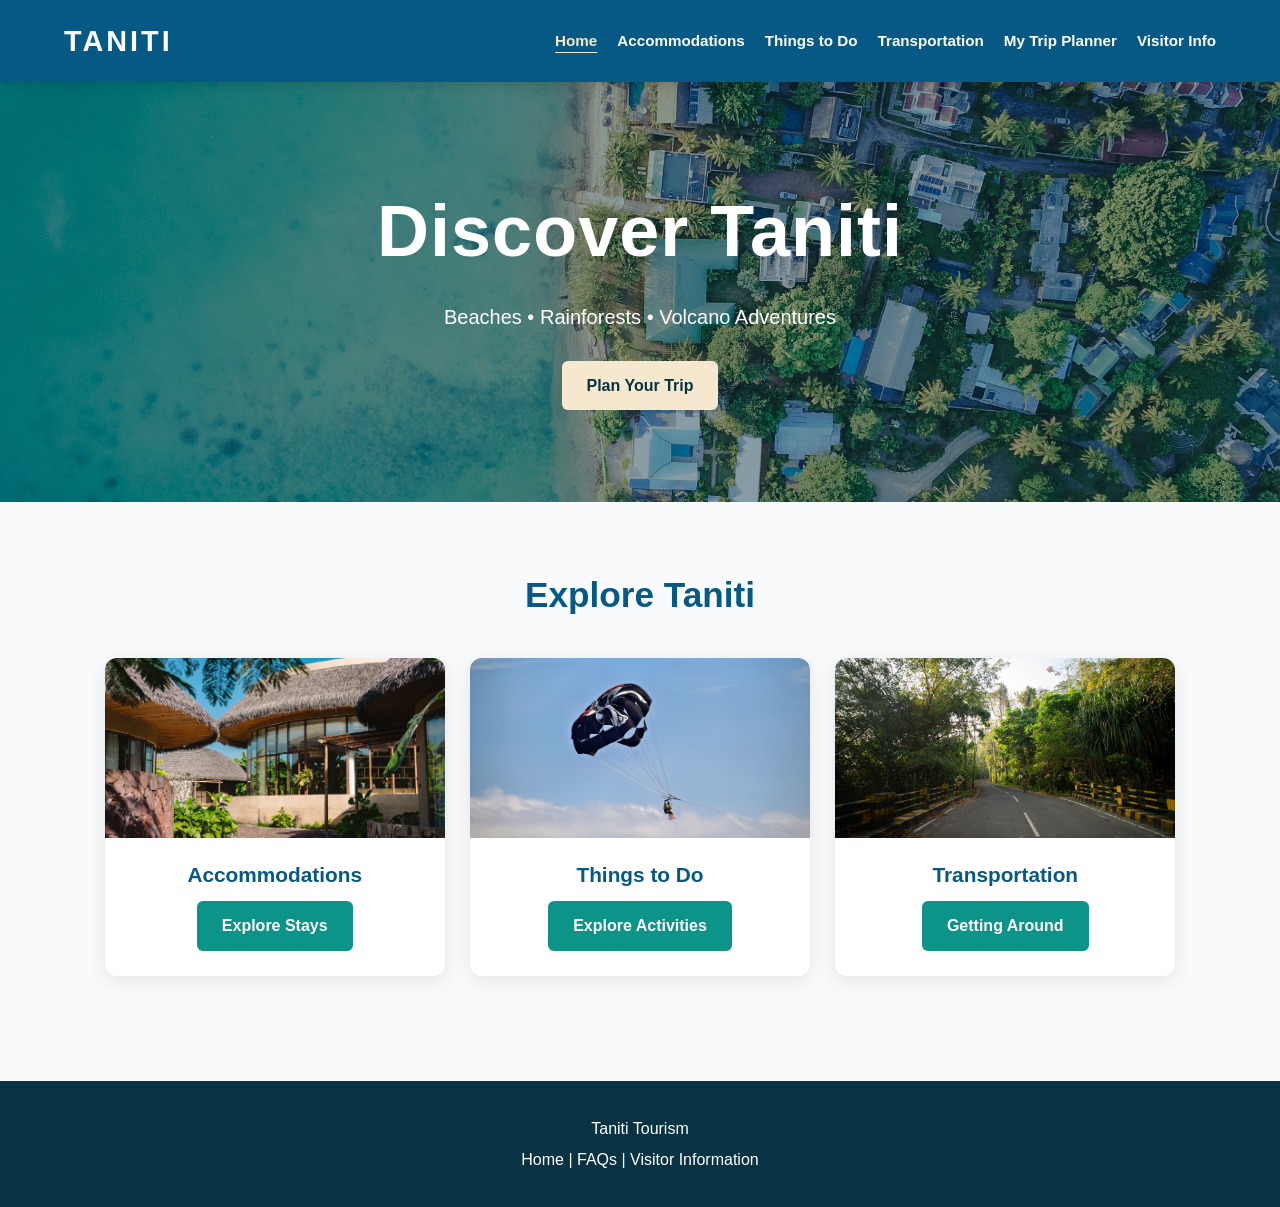
<file: index.html>
<!DOCTYPE html>
<html lang="en">

<head>
    <meta charset="UTF-8">
    <meta name="viewport" content="width=device-width, initial-scale=1.0">

    <meta name="description"
        content="Discover Taniti's beaches, rainforests, attractions, accommodations, and transportation options.">

    <title>Discover Taniti | Tourism Website</title>

    <link rel="stylesheet" href="css/style.css">
    <script src="js/script.js" defer></script>
</head>

<body>

    <!-- ==================================
         HEADER AND NAVIGATION
    ================================== -->
    <header class="site-header">

        <!-- Logo links to homepage -->
        <a href="index.html" class="logo">TANITI</a>

        <!-- Mobile Hamburger Menu -->
        <button class="menu-toggle" type="button" aria-label="Open navigation" aria-expanded="false"
            aria-controls="main-navigation">
            ☰
        </button>

        <!-- Main Navigation -->
        <nav class="main-nav" id="main-navigation" aria-label="Main navigation">

            <a href="index.html" aria-current="page">
                Home</a>
            <a href="accommodations.html">Accommodations</a>
            <a href="activities.html">Things to Do</a>
            <a href="transportation.html">Transportation</a>
            <a href="plan-your-trip.html">My Trip Planner</a>
            <a href="visitor-info.html">Visitor Info</a>

        </nav>

    </header>

    <main>

        <!-- ==================================
             HOMEPAGE HERO
        ================================== -->
        <section id="home" class="hero">

            <h1>Discover Taniti</h1>

            <p>
                Beaches • Rainforests • Volcano Adventures
            </p>

            <!-- Opens the trip planning page -->
            <a href="plan-your-trip.html" class="btn">
                Plan Your Trip
            </a>

        </section>

        <!-- ==================================
             EXPLORE TANITI
        ================================== -->
        <section class="explore-section">

            <h2>Explore Taniti</h2>

            <div class="card-grid">

                <!-- Accommodations Card -->
                <article class="card">

                    <div class="image-placeholder">
                        Accommodations Image
                    </div>

                    <h3>Accommodations</h3>

                    <a href="accommodations.html" class="btn">
                        Explore Stays
                    </a>

                </article>

                <!-- Things to Do Card -->
                <article class="card">

                    <div class="image-placeholder">
                        Activities Image
                    </div>

                    <h3>Things to Do</h3>

                    <a href="activities.html" class="btn">
                        Explore Activities
                    </a>

                </article>

                <!-- Transportation Card -->
                <article class="card">

                    <div class="image-placeholder">
                        Transportation Image
                    </div>

                    <h3>Transportation</h3>

                    <a href="transportation.html" class="btn">
                        Getting Around
                    </a>

                </article>

            </div>

        </section>

    </main>

    <!-- ==================================
         FOOTER
    ================================== -->
    <footer class="site-footer">

        <p>Taniti Tourism</p>

        <p>
            <a href="index.html">Home</a> |
            <a href="visitor-info.html#faqs">FAQs</a> |
            <a href="visitor-info.html">Visitor Information</a>
        </p>

    </footer>

</body>

</html>
</file>
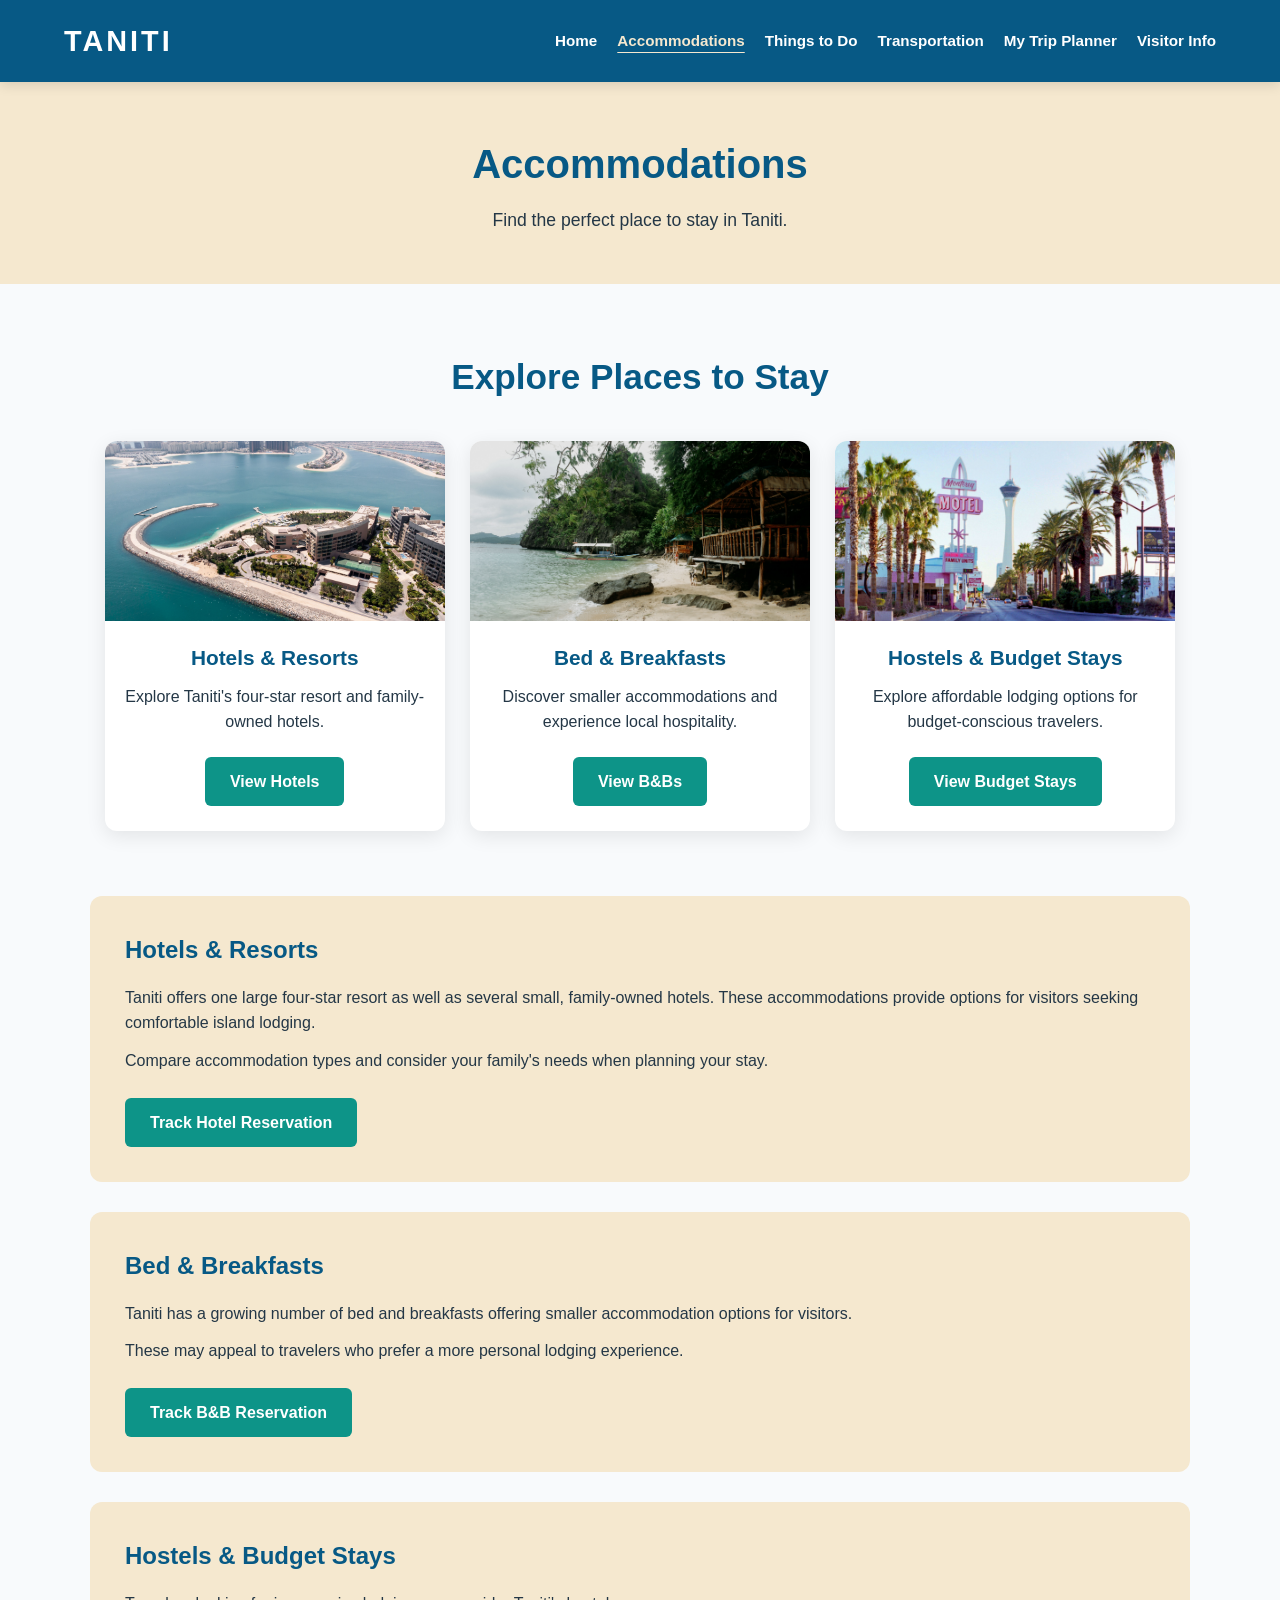
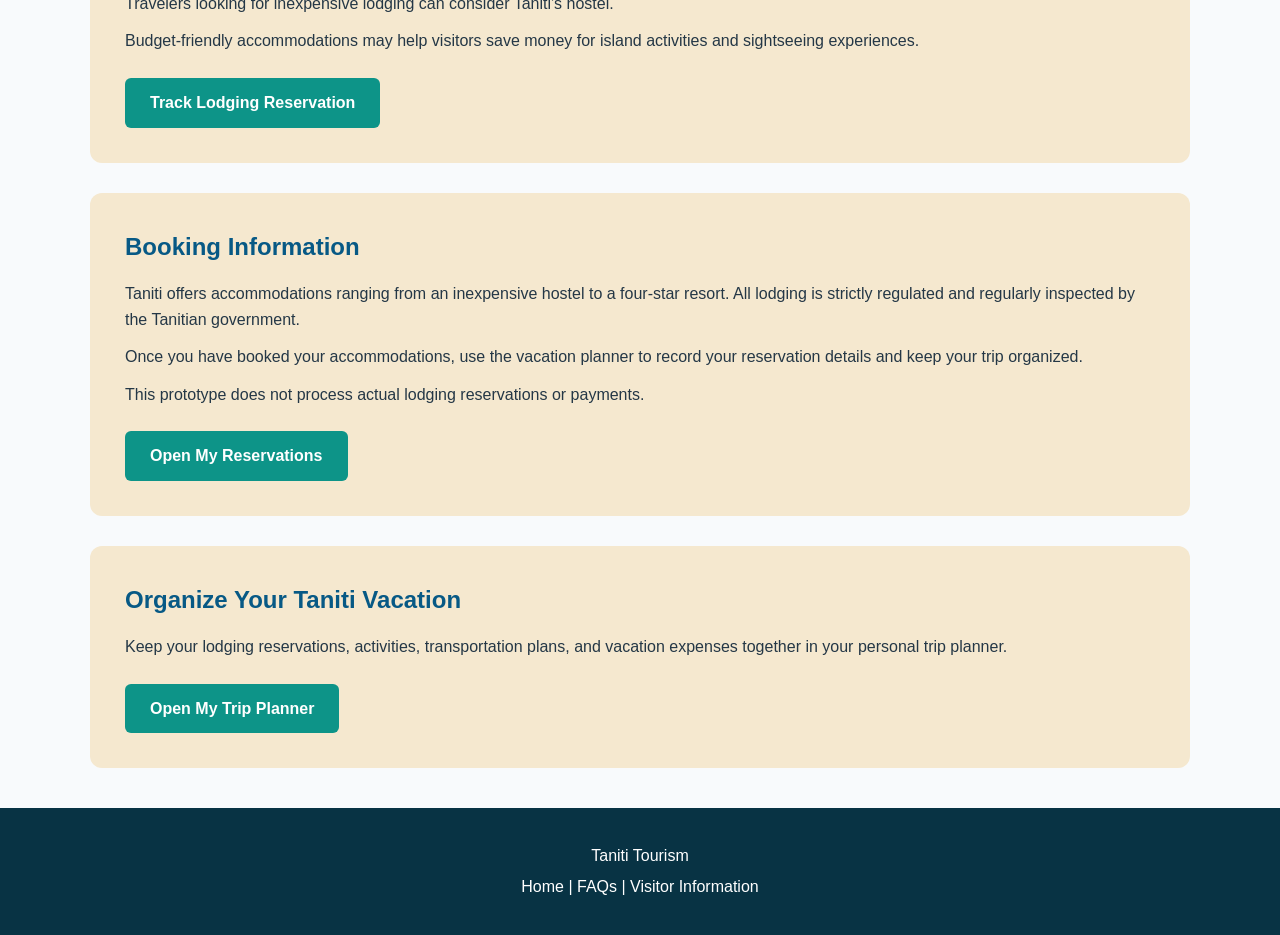
<file: accommodations.html>
<!DOCTYPE html>
<html lang="en">

<head>
    <meta charset="UTF-8">
    <meta name="viewport" content="width=device-width, initial-scale=1.0">
    <meta name="description"
        content="Explore hotels, resorts, bed and breakfasts, and budget accommodations on Taniti.">

    <title>Accommodations | Discover Taniti</title>

    <link rel="stylesheet" href="css/style.css">
    <script src="js/script.js" defer></script>
</head>

<body>

    <!-- ==================================
         HEADER AND NAVIGATION
    ================================== -->
    <header class="site-header">

        <a href="index.html" class="logo">TANITI</a>

        <button class="menu-toggle" type="button" aria-label="Open navigation" aria-expanded="false"
            aria-controls="main-navigation">
            ☰
        </button>

        <nav class="main-nav" id="main-navigation" aria-label="Main navigation">

            <a href="index.html">Home</a>
            <a href="accommodations.html" aria-current="page">
                Accommodations</a>
            <a href="activities.html">Things to Do</a>
            <a href="transportation.html">Transportation</a>
            <a href="plan-your-trip.html">My Trip Planner</a>
            <a href="visitor-info.html">Visitor Info</a>

        </nav>
    </header>

    <main>

        <!-- ==================================
             PAGE INTRODUCTION
        ================================== -->
        <section class="page-intro">
            <h1>Accommodations</h1>
            <p>Find the perfect place to stay in Taniti.</p>
        </section>

        <!-- ==================================
             LODGING CATEGORIES
        ================================== -->
        <section class="explore-section">

            <h2>Explore Places to Stay</h2>

            <div class="card-grid">

                <!-- Hotels and Resorts -->
                <article class="card">

                    <div class="image-placeholder">
                        Hotels & Resorts Image
                    </div>

                    <h3>Hotels & Resorts</h3>

                    <p>
                        Explore Taniti's four-star resort
                        and family-owned hotels.
                    </p>

                    <a href="#hotels" class="btn">
                        View Hotels
                    </a>
                </article>

                <!-- Bed and Breakfasts -->
                <article class="card">

                    <div class="image-placeholder">
                        Bed & Breakfasts Image
                    </div>

                    <h3>Bed & Breakfasts</h3>

                    <p>
                        Discover smaller accommodations
                        and experience local hospitality.
                    </p>

                    <a href="#bed-breakfasts" class="btn">
                        View B&Bs
                    </a>
                </article>

                <!-- Budget Stays -->
                <article class="card">

                    <div class="image-placeholder">
                        Hostel Image
                    </div>

                    <h3>Hostels & Budget Stays</h3>

                    <p>
                        Explore affordable lodging options
                        for budget-conscious travelers.
                    </p>

                    <a href="#hostels" class="btn">
                        View Budget Stays
                    </a>
                </article>

            </div>
        </section>

        <!-- ==================================
             HOTELS AND RESORTS
        ================================== -->
        <section id="hotels" class="info-section">

            <h2>Hotels & Resorts</h2>

            <p>
                Taniti offers one large four-star resort
                as well as several small, family-owned hotels.
                These accommodations provide options for
                visitors seeking comfortable island lodging.
            </p>

            <p>
                Compare accommodation types and consider
                your family's needs when planning your stay.
            </p>

            <a href="plan-your-trip.html#reservations" class="btn">
                Track Hotel Reservation
            </a>

        </section>

        <!-- ==================================
             BED AND BREAKFASTS
        ================================== -->
        <section id="bed-breakfasts" class="info-section">

            <h2>Bed & Breakfasts</h2>

            <p>
                Taniti has a growing number of bed and
                breakfasts offering smaller accommodation
                options for visitors.
            </p>

            <p>
                These may appeal to travelers who prefer
                a more personal lodging experience.
            </p>

            <a href="plan-your-trip.html#reservations" class="btn">
                Track B&B Reservation
            </a>

        </section>

        <!-- ==================================
             HOSTELS AND BUDGET STAYS
        ================================== -->
        <section id="hostels" class="info-section">

            <h2>Hostels & Budget Stays</h2>

            <p>
                Travelers looking for inexpensive lodging
                can consider Taniti's hostel.
            </p>

            <p>
                Budget-friendly accommodations may help
                visitors save money for island activities
                and sightseeing experiences.
            </p>

            <a href="plan-your-trip.html#reservations" class="btn">
                Track Lodging Reservation
            </a>

        </section>

        <!-- ==================================
             BOOKING INFORMATION
        ================================== -->
        <section id="booking-info" class="info-section">

            <h2>Booking Information</h2>

            <p>
                Taniti offers accommodations ranging from
                an inexpensive hostel to a four-star resort.
                All lodging is strictly regulated and
                regularly inspected by the Tanitian government.
            </p>

            <p>
                Once you have booked your accommodations,
                use the vacation planner to record your
                reservation details and keep your trip
                organized.
            </p>

            <p>
                This prototype does not process actual
                lodging reservations or payments.
            </p>

            <a href="plan-your-trip.html#reservations" class="btn">
                Open My Reservations
            </a>

        </section>

        <!-- ==================================
             TRIP PLANNING
        ================================== -->
        <section class="info-section">

            <h2>Organize Your Taniti Vacation</h2>

            <p>
                Keep your lodging reservations, activities,
                transportation plans, and vacation expenses
                together in your personal trip planner.
            </p>

            <a href="plan-your-trip.html" class="btn">
                Open My Trip Planner
            </a>

        </section>

    </main>

    <!-- ==================================
         FOOTER
    ================================== -->
    <footer class="site-footer">

        <p>Taniti Tourism</p>

        <p>
            <a href="index.html">Home</a> |
            <a href="visitor-info.html#faqs">FAQs</a> |
            <a href="visitor-info.html">Visitor Information</a>
        </p>

    </footer>

</body>

</html>
</file>
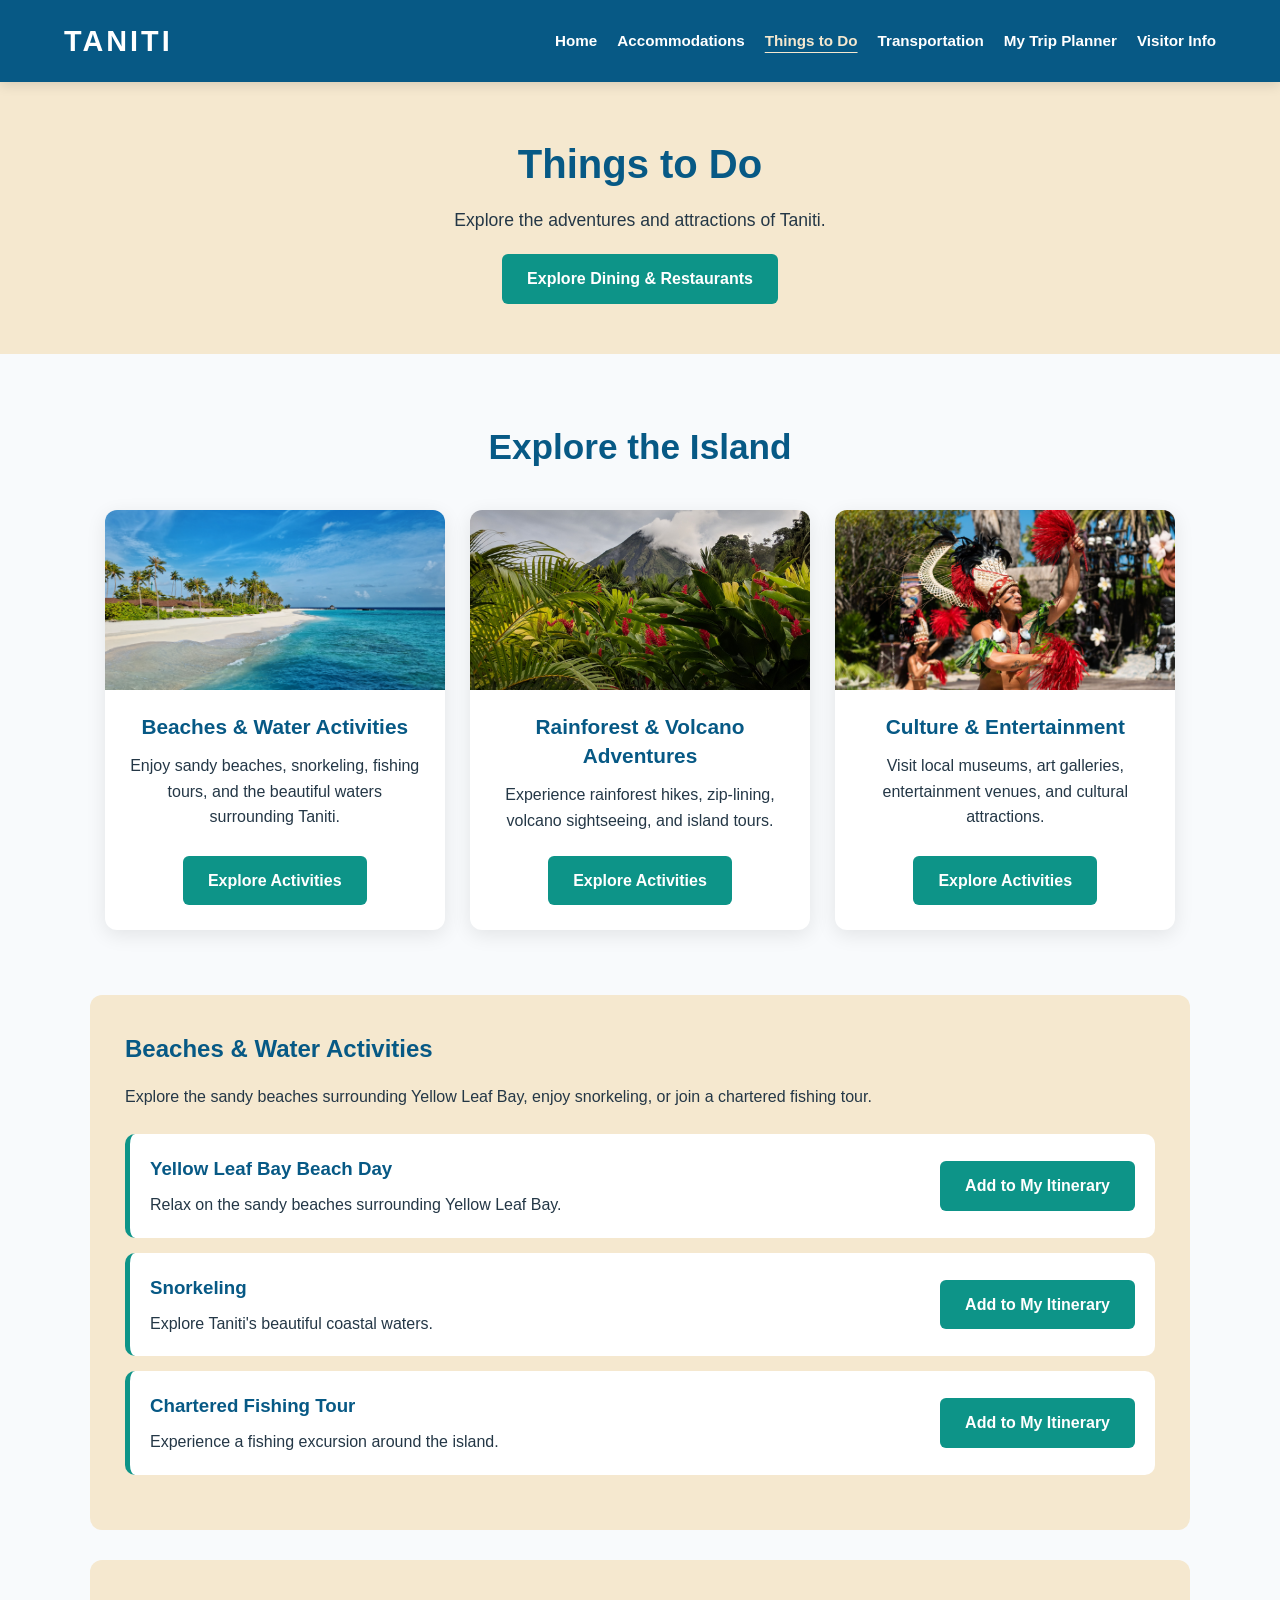
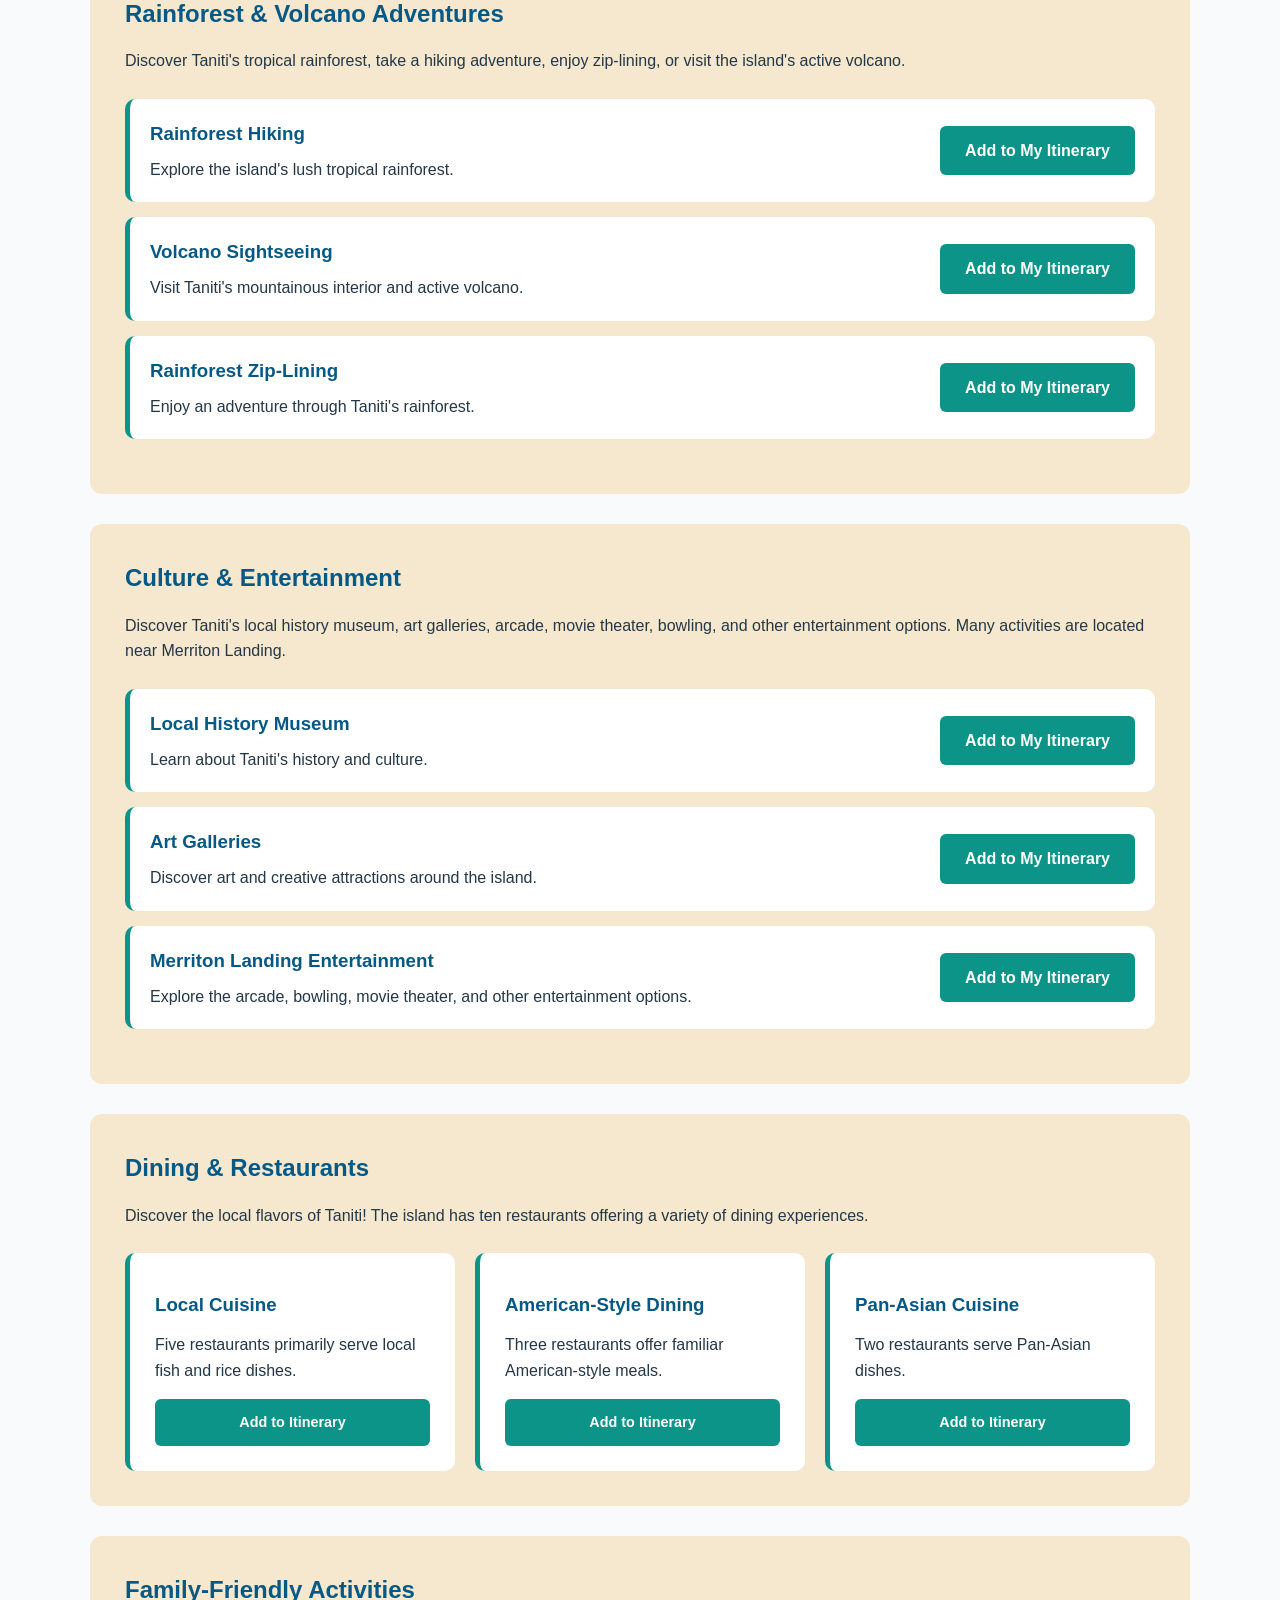
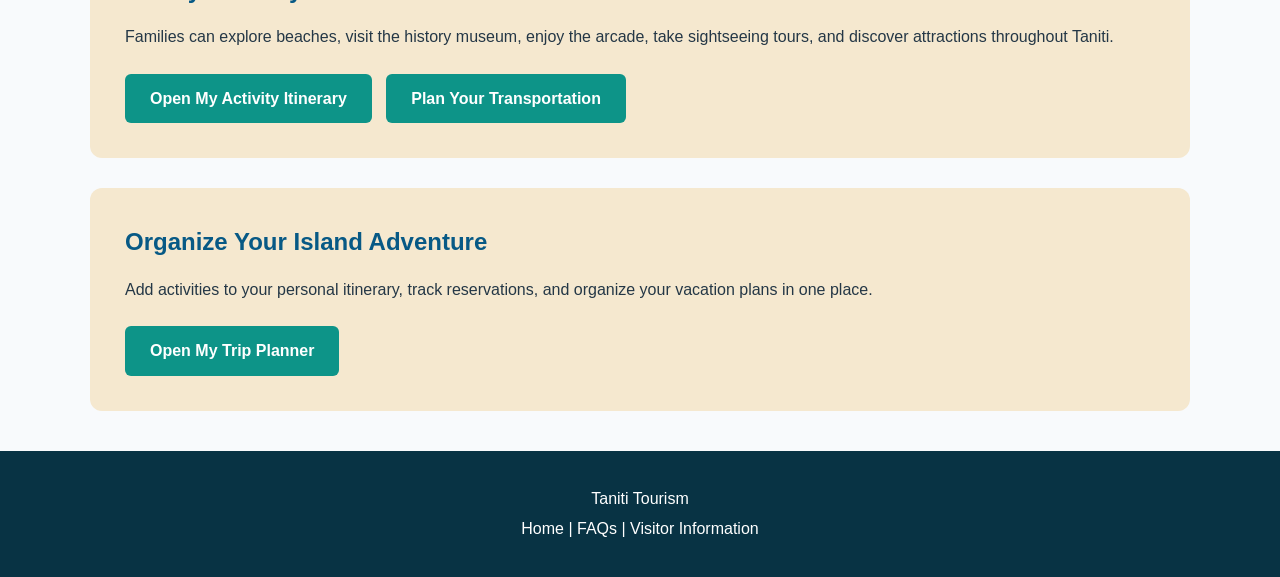
<file: activities.html>
<!DOCTYPE html>
<html lang="en">

<head>
    <meta charset="UTF-8">
    <meta name="viewport" content="width=device-width, initial-scale=1.0">

    <meta name="description"
        content="Explore Taniti's beaches, rainforest, volcano, entertainment, and restaurants. Plan your island activities.">

    <title>Things to Do | Discover Taniti</title>

    <link rel="stylesheet" href="css/style.css">
    <script src="js/script.js" defer></script>
</head>

<body>

    <!-- HEADER AND NAVIGATION -->
    <header class="site-header">
        <a href="index.html" class="logo">TANITI</a>

        <button class="menu-toggle" type="button" aria-label="Open navigation" aria-expanded="false"
            aria-controls="main-navigation">
            ☰
        </button>

        <nav class="main-nav" id="main-navigation" aria-label="Main navigation">

            <a href="index.html">Home</a>
            <a href="accommodations.html">Accommodations</a>
            <a href="activities.html" aria-current="page">
                Things to Do</a>
            <a href="transportation.html">Transportation</a>
            <a href="plan-your-trip.html">My Trip Planner</a>
            <a href="visitor-info.html">Visitor Info</a>
        </nav>
    </header>

    <main>

        <!-- PAGE INTRODUCTION -->
        <section class="page-intro">
            <h1>Things to Do</h1>

            <p>
                Explore the adventures and attractions of Taniti.
            </p>

            <a href="#dining" class="btn">
                Explore Dining & Restaurants
            </a>
        </section>

        <!-- ACTIVITY CATEGORIES -->
        <section class="explore-section">
            <h2>Explore the Island</h2>

            <div class="card-grid">

                <!-- Beaches -->
                <article class="card">
                    <div class="image-placeholder">
                        Beach Image
                    </div>

                    <h3>Beaches & Water Activities</h3>

                    <p>
                        Enjoy sandy beaches, snorkeling,
                        fishing tours, and the beautiful
                        waters surrounding Taniti.
                    </p>

                    <a href="#beaches" class="btn">
                        Explore Activities
                    </a>
                </article>

                <!-- Rainforest -->
                <article class="card">
                    <div class="image-placeholder">
                        Rainforest Image
                    </div>

                    <h3>Rainforest & Volcano Adventures</h3>

                    <p>
                        Experience rainforest hikes,
                        zip-lining, volcano sightseeing,
                        and island tours.
                    </p>

                    <a href="#adventures" class="btn">
                        Explore Activities
                    </a>
                </article>

                <!-- Entertainment -->
                <article class="card">
                    <div class="image-placeholder">
                        Culture Image
                    </div>

                    <h3>Culture & Entertainment</h3>

                    <p>
                        Visit local museums, art galleries,
                        entertainment venues, and
                        cultural attractions.
                    </p>

                    <a href="#entertainment" class="btn">
                        Explore Activities
                    </a>
                </article>

            </div>
        </section>

        <!-- BEACHES AND WATER ACTIVITIES -->
        <section id="beaches" class="info-section">
            <h2>Beaches & Water Activities</h2>

            <p>
                Explore the sandy beaches surrounding
                Yellow Leaf Bay, enjoy snorkeling,
                or join a chartered fishing tour.
            </p>

            <div class="activity-options">

                <div class="activity-option">
                    <div>
                        <h3>Yellow Leaf Bay Beach Day</h3>
                        <p>
                            Relax on the sandy beaches
                            surrounding Yellow Leaf Bay.
                        </p>
                    </div>

                    <a href="plan-your-trip.html?activity=Yellow%20Leaf%20Bay%20Beach%20Day#itinerary" class="btn">
                        Add to My Itinerary
                    </a>
                </div>

                <div class="activity-option">
                    <div>
                        <h3>Snorkeling</h3>
                        <p>
                            Explore Taniti's beautiful
                            coastal waters.
                        </p>
                    </div>

                    <a href="plan-your-trip.html?activity=Snorkeling#itinerary" class="btn">
                        Add to My Itinerary
                    </a>
                </div>

                <div class="activity-option">
                    <div>
                        <h3>Chartered Fishing Tour</h3>
                        <p>
                            Experience a fishing excursion
                            around the island.
                        </p>
                    </div>

                    <a href="plan-your-trip.html?activity=Chartered%20Fishing%20Tour#itinerary" class="btn">
                        Add to My Itinerary
                    </a>
                </div>

            </div>
        </section>

        <!-- RAINFOREST AND VOLCANO -->
        <section id="adventures" class="info-section">
            <h2>Rainforest & Volcano Adventures</h2>

            <p>
                Discover Taniti's tropical rainforest,
                take a hiking adventure, enjoy zip-lining,
                or visit the island's active volcano.
            </p>

            <div class="activity-options">

                <div class="activity-option">
                    <div>
                        <h3>Rainforest Hiking</h3>
                        <p>
                            Explore the island's lush
                            tropical rainforest.
                        </p>
                    </div>

                    <a href="plan-your-trip.html?activity=Rainforest%20Hiking#itinerary" class="btn">
                        Add to My Itinerary
                    </a>
                </div>

                <div class="activity-option">
                    <div>
                        <h3>Volcano Sightseeing</h3>
                        <p>
                            Visit Taniti's mountainous
                            interior and active volcano.
                        </p>
                    </div>

                    <a href="plan-your-trip.html?activity=Volcano%20Sightseeing#itinerary" class="btn">
                        Add to My Itinerary
                    </a>
                </div>

                <div class="activity-option">
                    <div>
                        <h3>Rainforest Zip-Lining</h3>
                        <p>
                            Enjoy an adventure through
                            Taniti's rainforest.
                        </p>
                    </div>

                    <a href="plan-your-trip.html?activity=Rainforest%20Zip-Lining#itinerary" class="btn">
                        Add to My Itinerary
                    </a>
                </div>

            </div>
        </section>

        <!-- CULTURE AND ENTERTAINMENT -->
        <section id="entertainment" class="info-section">
            <h2>Culture & Entertainment</h2>

            <p>
                Discover Taniti's local history museum,
                art galleries, arcade, movie theater,
                bowling, and other entertainment options.
                Many activities are located near
                Merriton Landing.
            </p>

            <div class="activity-options">

                <div class="activity-option">
                    <div>
                        <h3>Local History Museum</h3>
                        <p>
                            Learn about Taniti's
                            history and culture.
                        </p>
                    </div>

                    <a href="plan-your-trip.html?activity=Local%20History%20Museum#itinerary" class="btn">
                        Add to My Itinerary
                    </a>
                </div>

                <div class="activity-option">
                    <div>
                        <h3>Art Galleries</h3>
                        <p>
                            Discover art and creative
                            attractions around the island.
                        </p>
                    </div>

                    <a href="plan-your-trip.html?activity=Art%20Galleries#itinerary" class="btn">
                        Add to My Itinerary
                    </a>
                </div>

                <div class="activity-option">
                    <div>
                        <h3>Merriton Landing Entertainment</h3>
                        <p>
                            Explore the arcade, bowling,
                            movie theater, and other
                            entertainment options.
                        </p>
                    </div>

                    <a href="plan-your-trip.html?activity=Merriton%20Landing%20Entertainment#itinerary" class="btn">
                        Add to My Itinerary
                    </a>
                </div>

            </div>
        </section>

        <!-- DINING: ADDED FROM USABILITY FEEDBACK -->
        <section id="dining" class="info-section">
            <h2>Dining & Restaurants</h2>

            <p>
                Discover the local flavors of Taniti!
                The island has ten restaurants offering
                a variety of dining experiences.
            </p>

            <div class="dining-grid">

                <article class="dining-card">
                    <h3>Local Cuisine</h3>

                    <p>
                        Five restaurants primarily serve
                        local fish and rice dishes.
                    </p>

                    <a href="plan-your-trip.html?activity=Local%20Cuisine%20Dining#itinerary" class="btn">
                        Add to Itinerary
                    </a>
                </article>

                <article class="dining-card">
                    <h3>American-Style Dining</h3>

                    <p>
                        Three restaurants offer familiar
                        American-style meals.
                    </p>

                    <a href="plan-your-trip.html?activity=American-Style%20Dining#itinerary" class="btn">
                        Add to Itinerary
                    </a>
                </article>

                <article class="dining-card">
                    <h3>Pan-Asian Cuisine</h3>

                    <p>
                        Two restaurants serve Pan-Asian dishes.
                    </p>

                    <a href="plan-your-trip.html?activity=Pan-Asian%20Dining#itinerary" class="btn">
                        Add to Itinerary
                    </a>
                </article>

            </div>
        </section>

        <!-- FAMILY ACTIVITIES -->
        <section class="info-section">
            <h2>Family-Friendly Activities</h2>

            <p>
                Families can explore beaches, visit the
                history museum, enjoy the arcade,
                take sightseeing tours, and discover
                attractions throughout Taniti.
            </p>

            <a href="plan-your-trip.html#itinerary" class="btn">
                Open My Activity Itinerary
            </a>

            <a href="transportation.html" class="btn">
                Plan Your Transportation
            </a>
        </section>

        <!-- TRIP PLANNER -->
        <section class="info-section">
            <h2>Organize Your Island Adventure</h2>

            <p>
                Add activities to your personal itinerary,
                track reservations, and organize your
                vacation plans in one place.
            </p>

            <a href="plan-your-trip.html" class="btn">
                Open My Trip Planner
            </a>
        </section>

    </main>

    <!-- FOOTER -->
    <footer class="site-footer">
        <p>Taniti Tourism</p>

        <p>
            <a href="index.html">Home</a> |
            <a href="visitor-info.html#faqs">FAQs</a> |
            <a href="visitor-info.html">Visitor Information</a>
        </p>
    </footer>

</body>

</html>
</file>
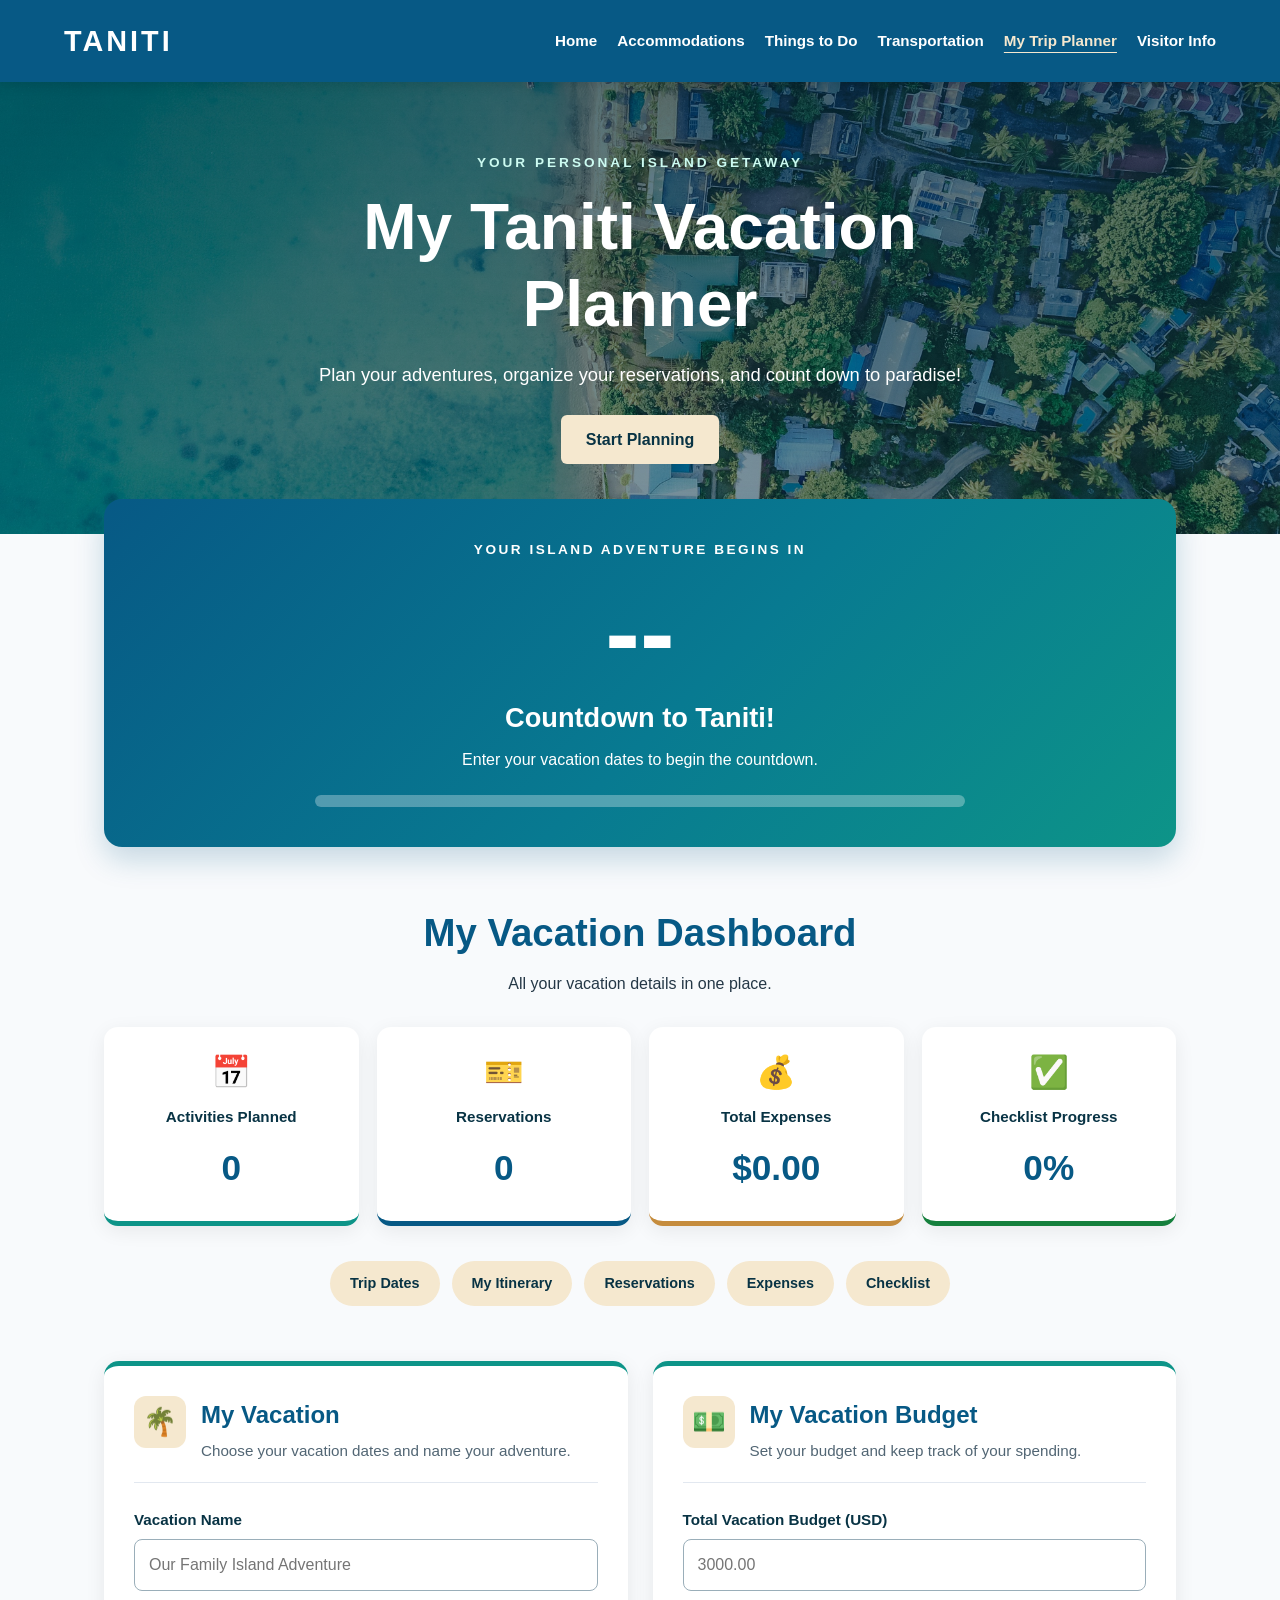
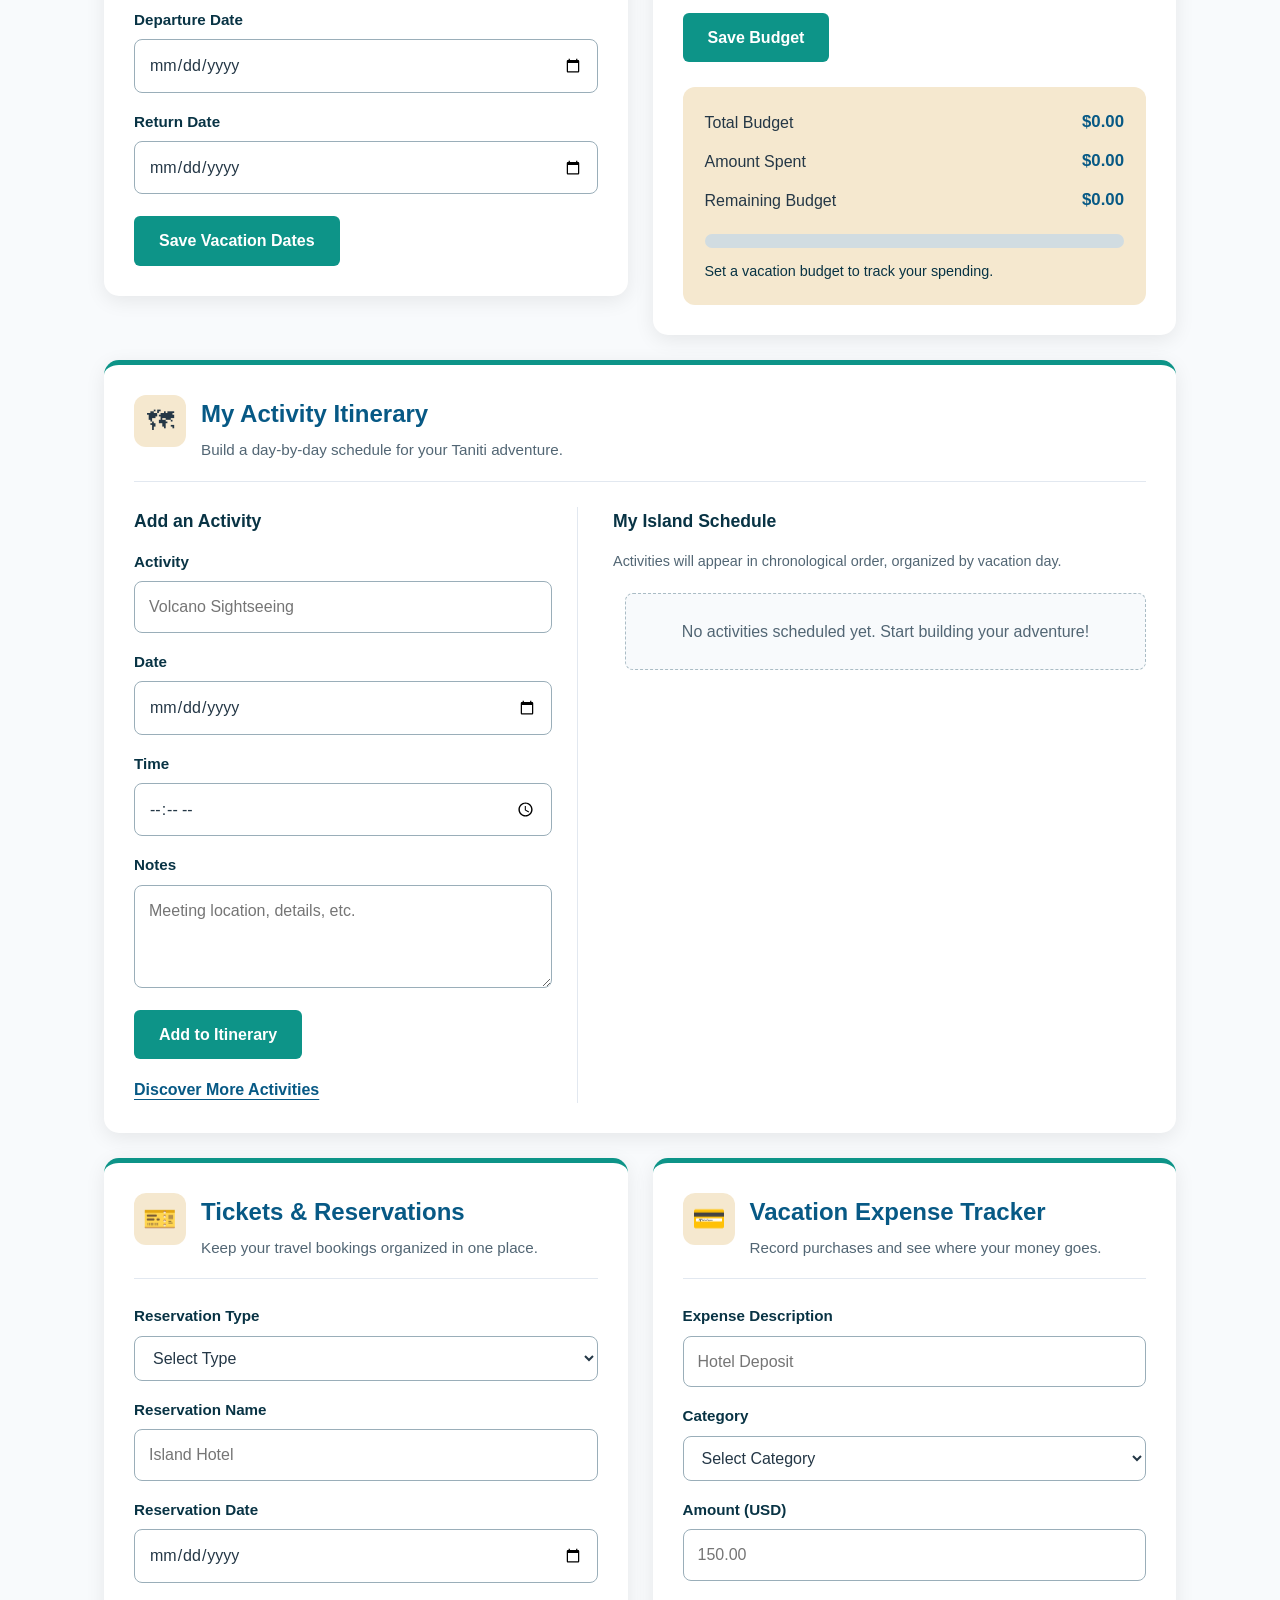
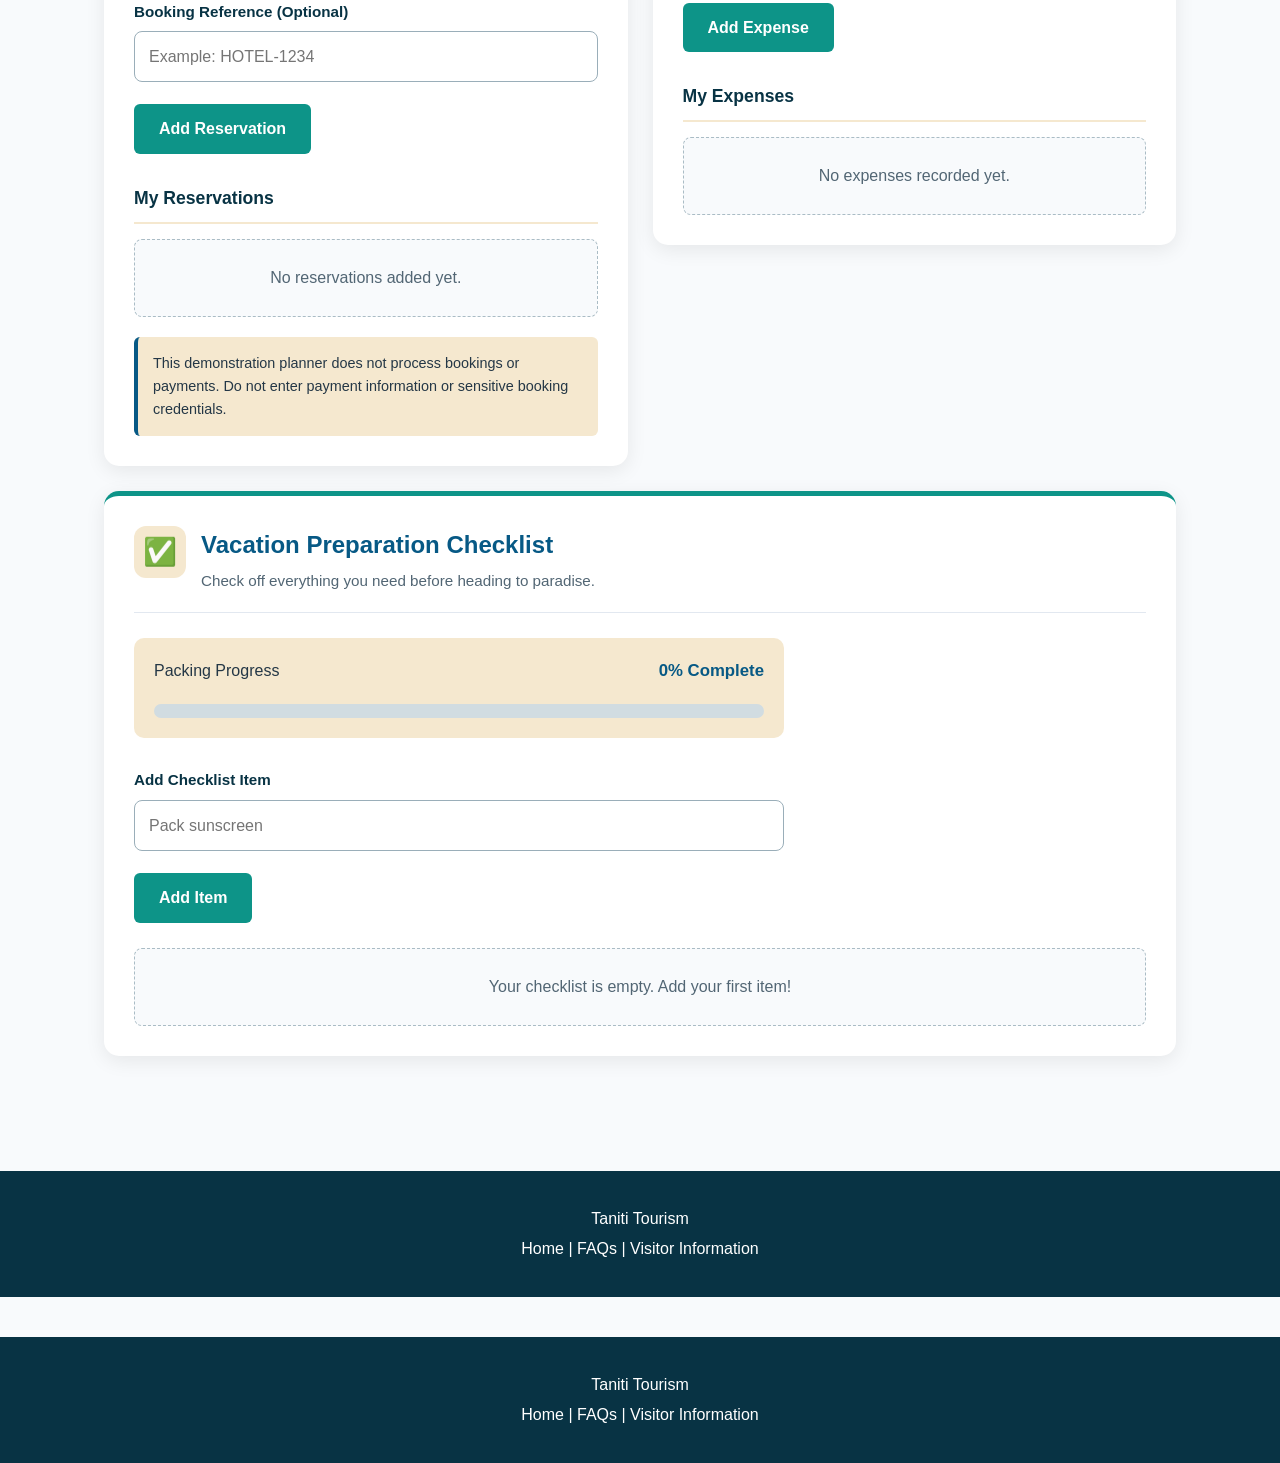
<file: plan-your-trip.html>
<!DOCTYPE html>
<html lang="en">

<head>
    <meta charset="UTF-8">
    <meta name="viewport" content="width=device-width, initial-scale=1.0">

    <meta name="description"
        content="Build your Taniti vacation itinerary, track reservations, manage your travel budget, and count down to your trip.">

    <title>My Vacation Planner | Discover Taniti</title>

    <link rel="stylesheet" href="css/style.css">
    <link rel="stylesheet" href="css/planner.css">

    <script src="js/script.js" defer></script>
    <script src="js/planner.js" defer></script>
</head>

<body>

    <!-- ==================================
         HEADER AND NAVIGATION
    ================================== -->
    <header class="site-header">

        <a href="index.html" class="logo">TANITI</a>

        <button class="menu-toggle" type="button" aria-label="Open navigation" aria-expanded="false"
            aria-controls="main-navigation">
            ☰
        </button>

        <nav class="main-nav" id="main-navigation" aria-label="Main navigation">

            <a href="index.html">Home</a>
            <a href="accommodations.html">Accommodations</a>
            <a href="activities.html">Things to Do</a>
            <a href="transportation.html">Transportation</a>
            <a href="plan-your-trip.html" aria-current="page">
                My Trip Planner
            </a>
            <a href="visitor-info.html">Visitor Info</a>

        </nav>
    </header>

    <main>

        <!-- ==================================
             TROPICAL PLANNER HERO
        ================================== -->
        <section class="planner-hero">

            <div class="planner-hero-content">

                <p class="planner-eyebrow">
                    YOUR PERSONAL ISLAND GETAWAY
                </p>

                <h1>My Taniti Vacation Planner</h1>

                <p>
                    Plan your adventures, organize your
                    reservations, and count down to paradise!
                </p>

                <a href="#trip-setup" class="btn">
                    Start Planning
                </a>

            </div>

        </section>

        <!-- ==================================
             VACATION COUNTDOWN
        ================================== -->
        <section class="planner-countdown-section" aria-labelledby="countdown-heading">

            <div class="countdown-card">

                <p class="countdown-label">
                    YOUR ISLAND ADVENTURE BEGINS IN
                </p>

                <div id="countdown-number" class="countdown-number" aria-live="polite">
                    --
                </div>

                <h2 id="countdown-heading">
                    Countdown to Taniti!
                </h2>

                <p id="countdown-message">
                    Enter your vacation dates to begin
                    the countdown.
                </p>

                <div class="countdown-progress" role="progressbar" aria-label="Vacation countdown progress"
                    aria-valuemin="0" aria-valuemax="100" aria-valuenow="0" id="countdown-progress">

                    <div id="countdown-progress-fill" class="countdown-progress-fill">
                    </div>

                </div>

            </div>

        </section>

        <!-- ==================================
             VACATION OVERVIEW
        ================================== -->
        <section class="planner-overview" aria-labelledby="overview-heading">

            <h2 id="overview-heading">
                My Vacation Dashboard
            </h2>

            <p class="section-description">
                All your vacation details in one place.
            </p>

            <div class="planner-stats">

                <div class="stat-card">
                    <div class="stat-icon" aria-hidden="true">
                        &#128197;
                    </div>

                    <h3>Activities Planned</h3>
                    <p id="activity-count">0</p>
                </div>

                <div class="stat-card">
                    <div class="stat-icon" aria-hidden="true">
                        &#127915;
                    </div>

                    <h3>Reservations</h3>
                    <p id="reservation-count">0</p>
                </div>

                <div class="stat-card">
                    <div class="stat-icon" aria-hidden="true">
                        &#128176;
                    </div>

                    <h3>Total Expenses</h3>
                    <p id="total-expenses">$0.00</p>
                </div>

                <div class="stat-card">
                    <div class="stat-icon" aria-hidden="true">
                        &#9989;
                    </div>

                    <h3>Checklist Progress</h3>
                    <p id="checklist-progress">0%</p>
                </div>

            </div>

            <!-- Quick navigation to planner features -->
            <nav class="planner-quick-nav" aria-label="Trip planner sections">

                <a href="#trip-setup">Trip Dates</a>
                <a href="#itinerary">My Itinerary</a>
                <a href="#reservations">Reservations</a>
                <a href="#expenses">Expenses</a>
                <a href="#checklist">Checklist</a>

            </nav>

        </section>

        <!-- ==================================
             MAIN PLANNER CONTENT
        ================================== -->
        <div class="planner-container">

            <!-- ==================================
                 MY VACATION DETAILS
            ================================== -->
            <section class="planner-panel" id="trip-setup">

                <div class="panel-heading">
                    <span class="panel-icon" aria-hidden="true">
                        &#127796;
                    </span>

                    <div>
                        <h2>My Vacation</h2>
                        <p>
                            Choose your vacation dates
                            and name your adventure.
                        </p>
                    </div>
                </div>

                <form id="trip-form" class="planner-form" novalidate>

                    <div class="form-group">
                        <label for="trip-name">
                            Vacation Name
                        </label>

                        <input type="text" id="trip-name" maxlength="100" placeholder="Our Family Island Adventure">
                    </div>

                    <div class="form-group">
                        <label for="start-date">
                            Departure Date
                        </label>

                        <input type="date" id="start-date" required>
                    </div>

                    <div class="form-group">
                        <label for="end-date">
                            Return Date
                        </label>

                        <input type="date" id="end-date" required>
                    </div>

                    <button type="submit" class="btn">
                        Save Vacation Dates
                    </button>

                </form>

            </section>

            <!-- ==================================
                 VACATION BUDGET
            ================================== -->
            <section class="planner-panel" id="budget">

                <div class="panel-heading">
                    <span class="panel-icon" aria-hidden="true">
                        &#128181;
                    </span>

                    <div>
                        <h2>My Vacation Budget</h2>
                        <p>
                            Set your budget and keep
                            track of your spending.
                        </p>
                    </div>
                </div>

                <form id="budget-form" class="planner-form" novalidate>

                    <div class="form-group">
                        <label for="trip-budget">
                            Total Vacation Budget (USD)
                        </label>

                        <input type="number" id="trip-budget" min="0" step="0.01" placeholder="3000.00">
                    </div>

                    <button type="submit" class="btn">
                        Save Budget
                    </button>

                </form>

                <div class="budget-summary">

                    <div class="budget-row">
                        <span>Total Budget</span>
                        <strong id="budget-total">$0.00</strong>
                    </div>

                    <div class="budget-row">
                        <span>Amount Spent</span>
                        <strong id="budget-spent">$0.00</strong>
                    </div>

                    <div class="budget-row">
                        <span>Remaining Budget</span>
                        <strong id="budget-remaining">$0.00</strong>
                    </div>

                    <div class="budget-progress" role="progressbar" aria-label="Vacation budget used" aria-valuemin="0"
                        aria-valuemax="100" aria-valuenow="0" id="budget-progress">

                        <div id="budget-progress-fill" class="budget-progress-fill">
                        </div>

                    </div>

                    <p id="budget-message" class="budget-message">
                        Set a budget to start tracking
                        your vacation spending.
                    </p>

                </div>

            </section>

            <!-- ==================================
                 ACTIVITY ITINERARY
            ================================== -->
            <section class="planner-panel planner-panel-wide" id="itinerary">

                <div class="panel-heading">
                    <span class="panel-icon" aria-hidden="true">
                        &#128506;
                    </span>

                    <div>
                        <h2>My Activity Itinerary</h2>
                        <p>
                            Build a day-by-day schedule
                            for your Taniti adventure.
                        </p>
                    </div>
                </div>

                <div class="planner-split-layout">

                    <!-- Activity Form -->
                    <div class="planner-form-column">

                        <h3>Add an Activity</h3>

                        <form id="activity-form" class="planner-form" novalidate>

                            <div class="form-group">
                                <label for="activity-name">
                                    Activity
                                </label>

                                <input type="text" id="activity-name" maxlength="120" placeholder="Volcano Sightseeing"
                                    required>
                            </div>

                            <div class="form-group">
                                <label for="activity-date">
                                    Date
                                </label>

                                <input type="date" id="activity-date" required>
                            </div>

                            <div class="form-group">
                                <label for="activity-time">
                                    Time
                                </label>

                                <input type="time" id="activity-time" required>
                            </div>

                            <div class="form-group">
                                <label for="activity-notes">
                                    Notes
                                </label>

                                <textarea id="activity-notes" rows="3"
                                    placeholder="Meeting location, details, etc."></textarea>
                            </div>

                            <button type="submit" class="btn">
                                Add to Itinerary
                            </button>

                        </form>

                        <a href="activities.html" class="planner-text-link">
                            Discover More Activities
                        </a>

                    </div>

                    <!-- Day-by-day itinerary -->
                    <div class="planner-results-column">

                        <h3>My Island Schedule</h3>

                        <p class="planner-helper-text">
                            Activities will appear
                            in chronological order,
                            organized by vacation day.
                        </p>

                        <div id="activity-list" class="planner-list itinerary-timeline">

                            <p class="empty-message">
                                No activities scheduled yet.
                                Start building your adventure!
                            </p>

                        </div>

                    </div>

                </div>

            </section>

            <!-- ==================================
                 RESERVATIONS AND TICKETS
            ================================== -->
            <section class="planner-panel" id="reservations">

                <div class="panel-heading">
                    <span class="panel-icon" aria-hidden="true">
                        &#127915;
                    </span>

                    <div>
                        <h2>Tickets & Reservations</h2>
                        <p>
                            Keep your travel bookings
                            organized in one place.
                        </p>
                    </div>
                </div>

                <form id="reservation-form" class="planner-form" novalidate>

                    <div class="form-group">
                        <label for="reservation-type">
                            Reservation Type
                        </label>

                        <select id="reservation-type" required>
                            <option value="">
                                Select Type
                            </option>
                            <option value="Flight">Flight</option>
                            <option value="Hotel">Hotel</option>
                            <option value="Activity">Activity</option>
                            <option value="Transportation">
                                Transportation
                            </option>
                            <option value="Other">Other</option>
                        </select>
                    </div>

                    <div class="form-group">
                        <label for="reservation-name">
                            Reservation Name
                        </label>

                        <input type="text" id="reservation-name" maxlength="120" placeholder="Island Hotel" required>
                    </div>

                    <div class="form-group">
                        <label for="reservation-date">
                            Reservation Date
                        </label>

                        <input type="date" id="reservation-date" required>
                    </div>

                    <div class="form-group">
                        <label for="reservation-reference">
                            Booking Reference (Optional)
                        </label>

                        <input type="text" id="reservation-reference" maxlength="100" placeholder="Example: HOTEL-1234">
                    </div>

                    <button type="submit" class="btn">
                        Add Reservation
                    </button>

                </form>

                <div class="planner-list-section">
                    <h3>My Reservations</h3>

                    <div id="reservation-list" class="planner-list">

                        <p class="empty-message">
                            No reservations added yet.
                        </p>

                    </div>
                </div>

                <p class="planner-note">
                    This demonstration planner does not
                    process bookings or payments.
                    Do not enter payment information
                    or sensitive booking credentials.
                </p>

            </section>

            <!-- ==================================
                 EXPENSE TRACKER
            ================================== -->
            <section class="planner-panel" id="expenses">

                <div class="panel-heading">
                    <span class="panel-icon" aria-hidden="true">
                        &#128179;
                    </span>

                    <div>
                        <h2>Vacation Expense Tracker</h2>
                        <p>
                            Record purchases and see
                            where your money goes.
                        </p>
                    </div>
                </div>

                <form id="expense-form" class="planner-form" novalidate>

                    <div class="form-group">
                        <label for="expense-name">
                            Expense Description
                        </label>

                        <input type="text" id="expense-name" maxlength="120" placeholder="Hotel Deposit" required>
                    </div>

                    <div class="form-group">
                        <label for="expense-category">
                            Category
                        </label>

                        <select id="expense-category" required>
                            <option value="">
                                Select Category
                            </option>
                            <option value="Lodging">Lodging</option>
                            <option value="Transportation">
                                Transportation
                            </option>
                            <option value="Activities">Activities</option>
                            <option value="Dining">Dining</option>
                            <option value="Other">Other</option>
                        </select>
                    </div>

                    <div class="form-group">
                        <label for="expense-amount">
                            Amount (USD)
                        </label>

                        <input type="number" id="expense-amount" min="0.01" step="0.01" placeholder="150.00" required>
                    </div>

                    <button type="submit" class="btn">
                        Add Expense
                    </button>

                </form>

                <div class="planner-list-section">
                    <h3>My Expenses</h3>

                    <div id="expense-list" class="planner-list">

                        <p class="empty-message">
                            No expenses recorded yet.
                        </p>

                    </div>
                </div>

            </section>

            <!-- ==================================
                 VACATION CHECKLIST
            ================================== -->
            <section class="planner-panel planner-panel-wide" id="checklist">

                <div class="panel-heading">
                    <span class="panel-icon" aria-hidden="true">
                        &#9989;
                    </span>

                    <div>
                        <h2>Vacation Preparation Checklist</h2>
                        <p>
                            Check off everything you need
                            before heading to paradise.
                        </p>
                    </div>
                </div>

                <div class="checklist-progress-section">

                    <div class="budget-row">
                        <span>Packing Progress</span>
                        <strong id="checklist-progress-label">
                            0% Complete
                        </strong>
                    </div>

                    <div class="checklist-progress-bar" id="checklist-progress-bar" role="progressbar"
                        aria-label="Packing checklist completed" aria-valuemin="0" aria-valuemax="100"
                        aria-valuenow="0">

                        <div id="checklist-progress-fill" class="checklist-progress-fill">
                        </div>

                    </div>

                </div>

                <form id="checklist-form" class="planner-form checklist-add-form" novalidate>

                    <div class="form-group">
                        <label for="checklist-item">
                            Add Checklist Item
                        </label>

                        <input type="text" id="checklist-item" maxlength="120" placeholder="Pack sunscreen" required>
                    </div>

                    <button type="submit" class="btn">
                        Add Item
                    </button>

                </form>

                <div id="checklist-items" class="planner-list checklist-grid">

                    <p class="empty-message">
                        Your checklist is empty.
                    </p>

                </div>

            </section>

        </div>

    </main>

    <!-- ==================================
         FOOTER
    ================================== -->
    <footer class="site-footer">

        <p>Taniti Tourism</p>

        <p>
            <a href="index.html">Home</a> |
            <a href="visitor-info.html#faqs">FAQs</a> |
            <a href="visitor-info.html">Visitor Information</a>
        </p>

    </footer>

    <!-- ==================================
         FOOTER
    ================================== -->
    <footer class="site-footer">
        <p>Taniti Tourism</p>

        <p>
            <a href="index.html">Home</a> |
            <a href="visitor-info.html#faqs">FAQs</a> |
            <a href="visitor-info.html">Visitor Information</a>
        </p>
    </footer>

    <!-- ==================================
         TOAST NOTIFICATIONS
    ================================== -->
    <div id="toast-container" class="toast-container" role="status" aria-live="polite" aria-atomic="true">
    </div>

</body>

</html>
</file>
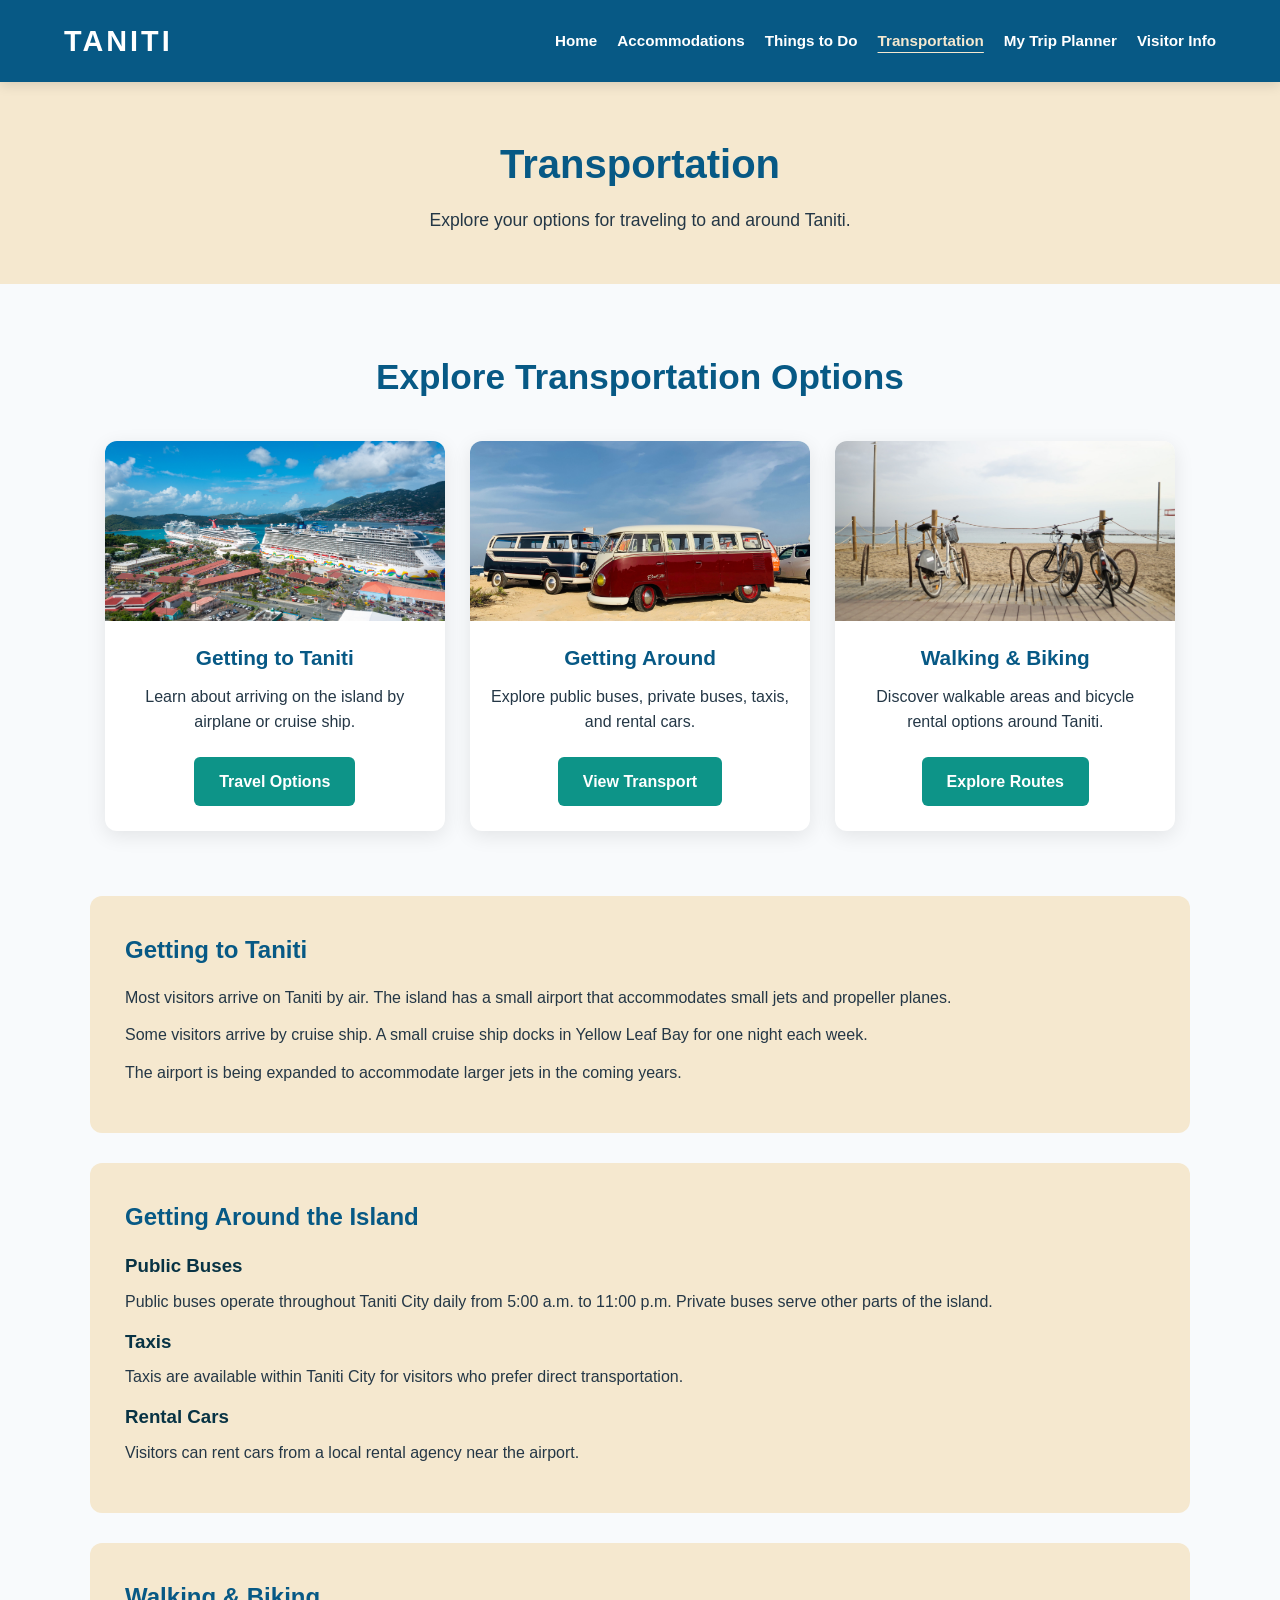
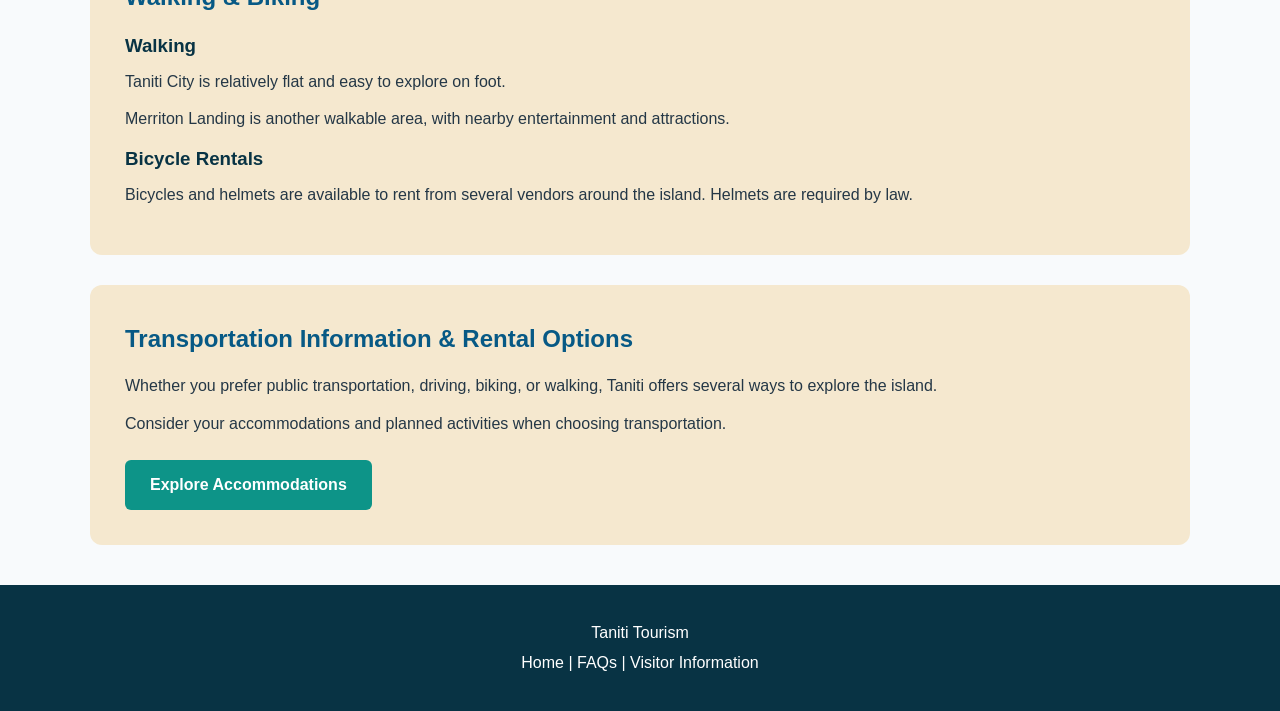
<file: transportation.html>
<!DOCTYPE html>
<html lang="en">
<head>
    <meta charset="UTF-8">
    <meta name="viewport" content="width=device-width, initial-scale=1.0">
    <title>Transportation | Discover Taniti</title>
    <link rel="stylesheet" href="css/style.css">
    <script src="js/script.js" defer></script>
</head>
<body>

    <!-- Header and Navigation -->
    <header class="site-header">
        <a href="index.html" class="logo">TANITI</a>

        <button class="menu-toggle"
                aria-label="Open navigation"
                aria-expanded="false"
                aria-controls="main-navigation">
            ☰
        </button>

        <nav class="main-nav"
             id="main-navigation"
             aria-label="Main navigation">
            <a href="index.html">Home</a>
            <a href="accommodations.html">Accommodations</a>
            <a href="activities.html">Things to Do</a>
            <a href="transportation.html" aria-current="page">
                Transportation</a>
            <a href="plan-your-trip.html">My Trip Planner</a>
            <a href="visitor-info.html">Visitor Info</a>
        </nav>
    </header>

    <main>

        <!-- Page Introduction -->
        <section class="page-intro">
            <h1>Transportation</h1>
            <p>
                Explore your options for traveling to
                and around Taniti.
            </p>
        </section>

        <!-- Transportation Categories -->
        <section class="explore-section">
            <h2>Explore Transportation Options</h2>

            <div class="card-grid">

                <!-- Getting to Taniti -->
                <article class="card">
                    <div class="image-placeholder">
                        Airport & Cruise Image
                    </div>

                    <h3>Getting to Taniti</h3>
                    <p>
                        Learn about arriving on the island
                        by airplane or cruise ship.
                    </p>

                    <a href="#getting-to-taniti" class="btn">
                        Travel Options
                    </a>
                </article>

                <!-- Getting Around -->
                <article class="card">
                    <div class="image-placeholder">
                        Bus & Car Image
                    </div>

                    <h3>Getting Around</h3>
                    <p>
                        Explore public buses, private buses,
                        taxis, and rental cars.
                    </p>

                    <a href="#getting-around" class="btn">
                        View Transport
                    </a>
                </article>

                <!-- Walking & Biking -->
                <article class="card">
                    <div class="image-placeholder">
                        Walking & Biking Image
                    </div>

                    <h3>Walking & Biking</h3>
                    <p>
                        Discover walkable areas and bicycle
                        rental options around Taniti.
                    </p>

                    <a href="#walking-biking" class="btn">
                        Explore Routes
                    </a>
                </article>

            </div>
        </section>

        <!-- Getting to Taniti Details -->
        <section id="getting-to-taniti" class="info-section">
            <h2>Getting to Taniti</h2>

            <p>
                Most visitors arrive on Taniti by air.
                The island has a small airport that
                accommodates small jets and propeller planes.
            </p>

            <p>
                Some visitors arrive by cruise ship.
                A small cruise ship docks in Yellow Leaf Bay
                for one night each week.
            </p>

            <p>
                The airport is being expanded to accommodate
                larger jets in the coming years.
            </p>
        </section>

        <!-- Getting Around Details -->
        <section id="getting-around" class="info-section">
            <h2>Getting Around the Island</h2>

            <h3>Public Buses</h3>
            <p>
                Public buses operate throughout Taniti City
                daily from 5:00 a.m. to 11:00 p.m.
                Private buses serve other parts of the island.
            </p>

            <h3>Taxis</h3>
            <p>
                Taxis are available within Taniti City
                for visitors who prefer direct transportation.
            </p>

            <h3>Rental Cars</h3>
            <p>
                Visitors can rent cars from a local
                rental agency near the airport.
            </p>
        </section>

        <!-- Walking and Biking Details -->
        <section id="walking-biking" class="info-section">
            <h2>Walking & Biking</h2>

            <h3>Walking</h3>
            <p>
                Taniti City is relatively flat and
                easy to explore on foot.
            </p>

            <p>
                Merriton Landing is another walkable area,
                with nearby entertainment and attractions.
            </p>

            <h3>Bicycle Rentals</h3>
            <p>
                Bicycles and helmets are available to rent
                from several vendors around the island.
                Helmets are required by law.
            </p>
        </section>

        <!-- Additional Transportation Information -->
        <section class="info-section">
            <h2>Transportation Information & Rental Options</h2>

            <p>
                Whether you prefer public transportation,
                driving, biking, or walking, Taniti offers
                several ways to explore the island.
            </p>

            <p>
                Consider your accommodations and planned
                activities when choosing transportation.
            </p>

            <a href="accommodations.html" class="btn">
                Explore Accommodations
            </a>
        </section>

    </main>

    <!-- Footer -->
    <footer class="site-footer">
        <p>Taniti Tourism</p>
        <p>
            <a href="index.html">Home</a> |
            <a href="visitor-info.html">FAQs</a> |
            <a href="visitor-info.html">Visitor Information</a>
        </p>
    </footer>

</body>
</html>
</file>
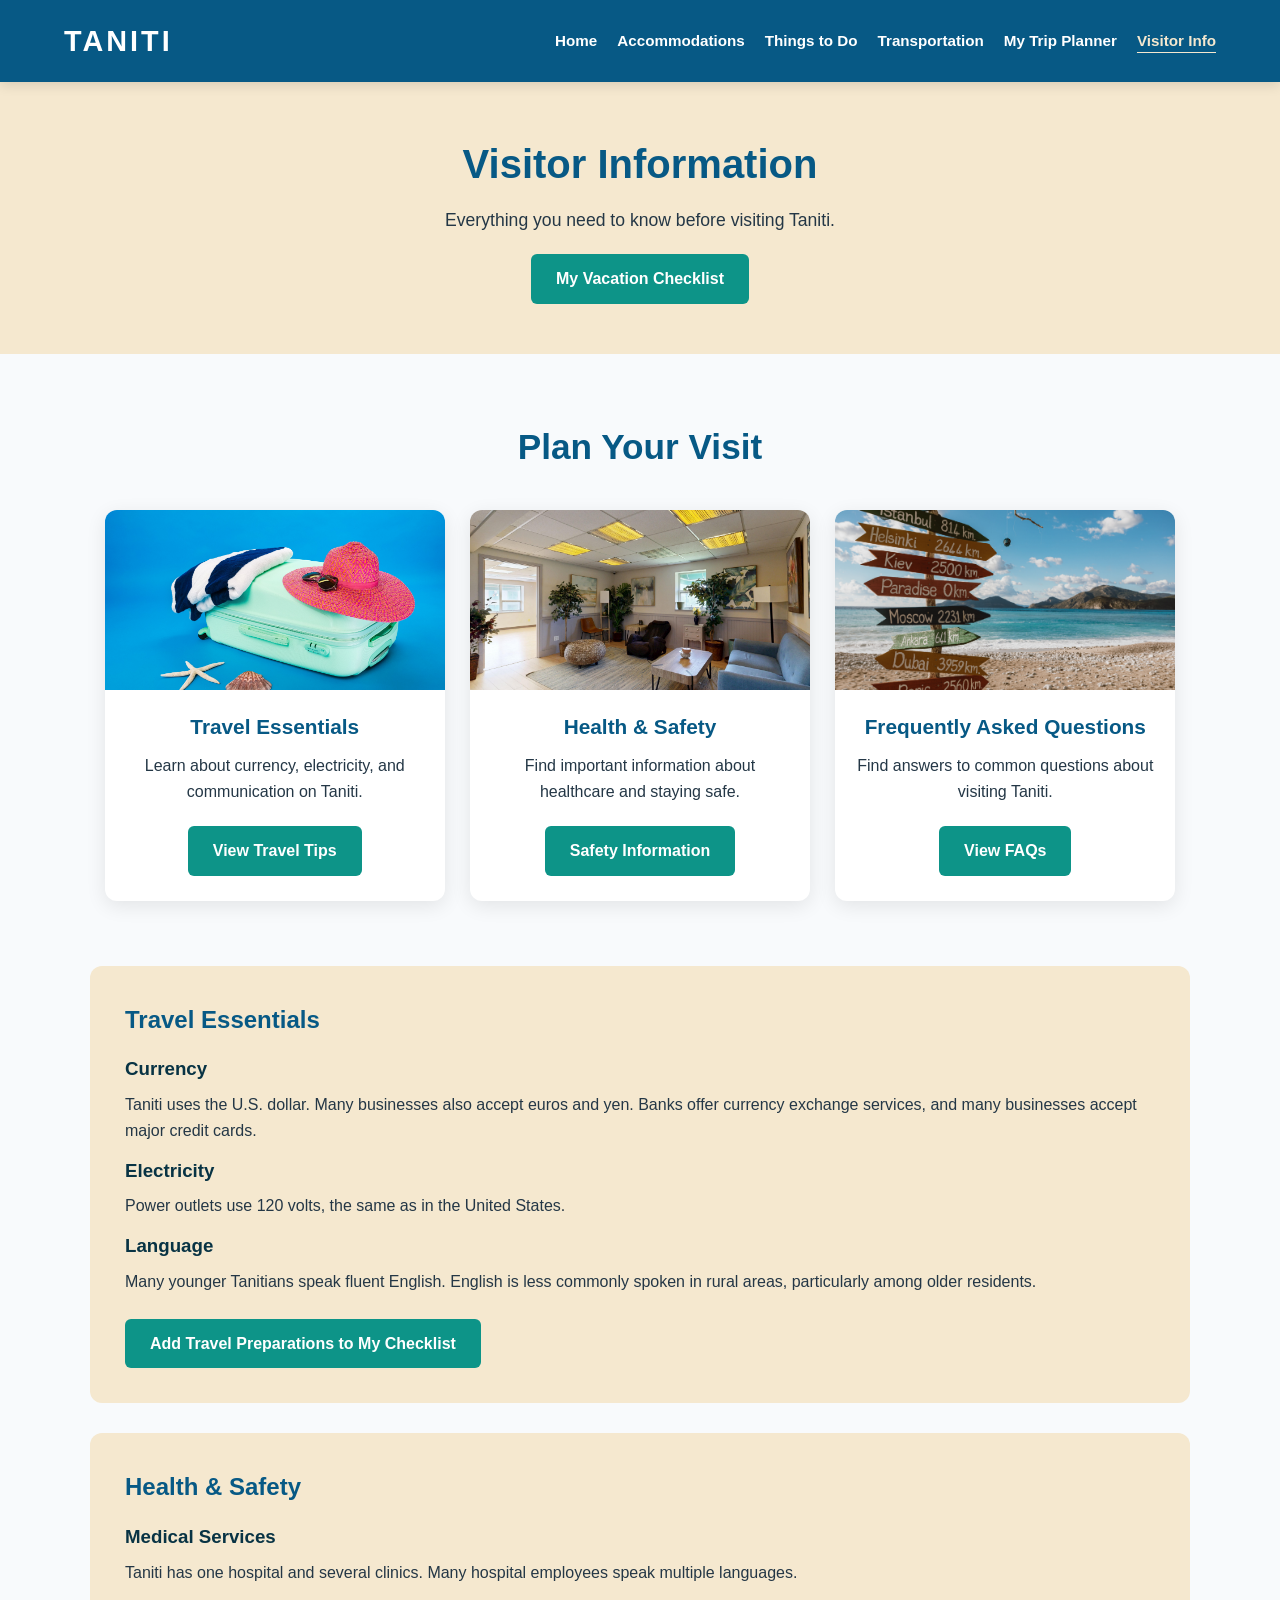
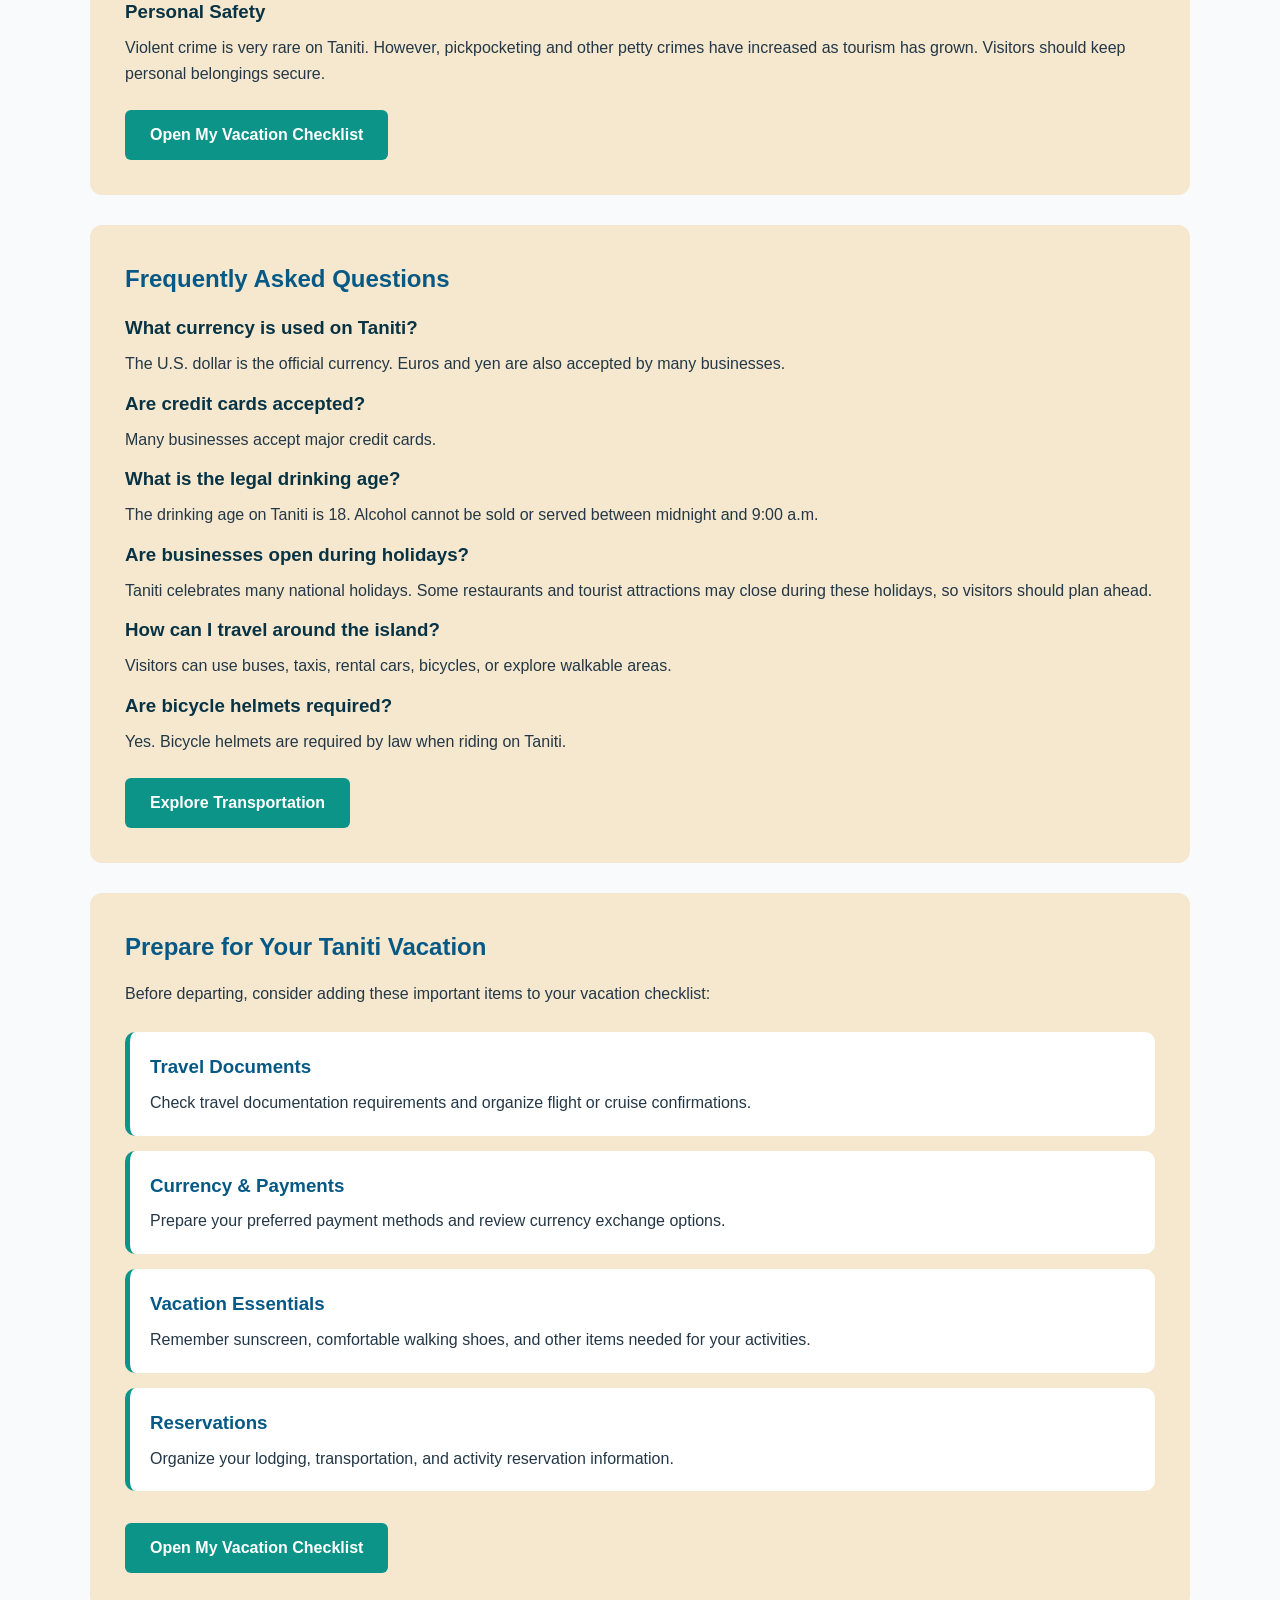
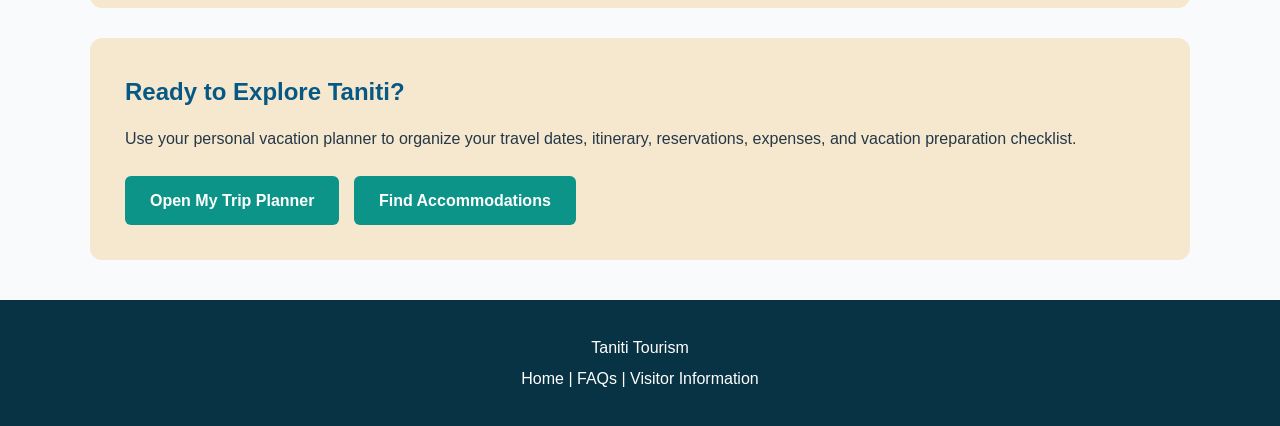
<file: visitor-info.html>
<!DOCTYPE html>
<html lang="en">

<head>
    <meta charset="UTF-8">
    <meta name="viewport" content="width=device-width, initial-scale=1.0">

    <meta name="description"
        content="Find essential travel information, safety tips, currency details, and frequently asked questions about visiting Taniti.">

    <title>Visitor Information | Discover Taniti</title>

    <link rel="stylesheet" href="css/style.css">
    <script src="js/script.js" defer></script>
</head>

<body>

    <!-- ==================================
         HEADER AND NAVIGATION
    ================================== -->
    <header class="site-header">

        <a href="index.html" class="logo">TANITI</a>

        <button class="menu-toggle" type="button" aria-label="Open navigation" aria-expanded="false"
            aria-controls="main-navigation">
            ☰
        </button>

        <nav class="main-nav" id="main-navigation" aria-label="Main navigation">

            <a href="index.html">Home</a>
            <a href="accommodations.html">Accommodations</a>
            <a href="activities.html">Things to Do</a>
            <a href="transportation.html">Transportation</a>
            <a href="plan-your-trip.html">My Trip Planner</a>
            <a href="visitor-info.html" aria-current="page">
                Visitor Info</a>

        </nav>
    </header>

    <main>

        <!-- ==================================
             PAGE INTRODUCTION
        ================================== -->
        <section class="page-intro">
            <h1>Visitor Information</h1>

            <p>
                Everything you need to know before
                visiting Taniti.
            </p>

            <a href="plan-your-trip.html#checklist" class="btn">
                My Vacation Checklist
            </a>
        </section>

        <!-- ==================================
             QUICK NAVIGATION
        ================================== -->
        <section class="explore-section">

            <h2>Plan Your Visit</h2>

            <div class="card-grid">

                <!-- Travel Essentials -->
                <article class="card">

                    <div class="image-placeholder">
                        Travel Tips Image
                    </div>

                    <h3>Travel Essentials</h3>

                    <p>
                        Learn about currency, electricity,
                        and communication on Taniti.
                    </p>

                    <a href="#travel-essentials" class="btn">
                        View Travel Tips
                    </a>

                </article>

                <!-- Health and Safety -->
                <article class="card">

                    <div class="image-placeholder">
                        Safety Information Image
                    </div>

                    <h3>Health & Safety</h3>

                    <p>
                        Find important information about
                        healthcare and staying safe.
                    </p>

                    <a href="#health-safety" class="btn">
                        Safety Information
                    </a>

                </article>

                <!-- FAQs -->
                <article class="card">

                    <div class="image-placeholder">
                        Visitor FAQs Image
                    </div>

                    <h3>Frequently Asked Questions</h3>

                    <p>
                        Find answers to common questions
                        about visiting Taniti.
                    </p>

                    <a href="#faqs" class="btn">
                        View FAQs
                    </a>

                </article>

            </div>
        </section>

        <!-- ==================================
             TRAVEL ESSENTIALS
        ================================== -->
        <section id="travel-essentials" class="info-section">

            <h2>Travel Essentials</h2>

            <h3>Currency</h3>

            <p>
                Taniti uses the U.S. dollar.
                Many businesses also accept euros and yen.
                Banks offer currency exchange services,
                and many businesses accept major credit cards.
            </p>

            <h3>Electricity</h3>

            <p>
                Power outlets use 120 volts,
                the same as in the United States.
            </p>

            <h3>Language</h3>

            <p>
                Many younger Tanitians speak fluent English.
                English is less commonly spoken in rural areas,
                particularly among older residents.
            </p>

            <a href="plan-your-trip.html#checklist" class="btn">
                Add Travel Preparations to My Checklist
            </a>

        </section>

        <!-- ==================================
             HEALTH AND SAFETY
        ================================== -->
        <section id="health-safety" class="info-section">

            <h2>Health & Safety</h2>

            <h3>Medical Services</h3>

            <p>
                Taniti has one hospital and several clinics.
                Many hospital employees speak multiple languages.
            </p>

            <h3>Personal Safety</h3>

            <p>
                Violent crime is very rare on Taniti.
                However, pickpocketing and other petty crimes
                have increased as tourism has grown.
                Visitors should keep personal belongings secure.
            </p>

            <a href="plan-your-trip.html#checklist" class="btn">
                Open My Vacation Checklist
            </a>

        </section>

        <!-- ==================================
             FREQUENTLY ASKED QUESTIONS
        ================================== -->
        <section id="faqs" class="info-section">

            <h2>Frequently Asked Questions</h2>

            <h3>What currency is used on Taniti?</h3>
            <p>
                The U.S. dollar is the official currency.
                Euros and yen are also accepted by many businesses.
            </p>

            <h3>Are credit cards accepted?</h3>
            <p>
                Many businesses accept major credit cards.
            </p>

            <h3>What is the legal drinking age?</h3>
            <p>
                The drinking age on Taniti is 18.
                Alcohol cannot be sold or served
                between midnight and 9:00 a.m.
            </p>

            <h3>Are businesses open during holidays?</h3>
            <p>
                Taniti celebrates many national holidays.
                Some restaurants and tourist attractions
                may close during these holidays,
                so visitors should plan ahead.
            </p>

            <h3>How can I travel around the island?</h3>
            <p>
                Visitors can use buses, taxis, rental cars,
                bicycles, or explore walkable areas.
            </p>

            <h3>Are bicycle helmets required?</h3>
            <p>
                Yes. Bicycle helmets are required by law
                when riding on Taniti.
            </p>

            <a href="transportation.html" class="btn">
                Explore Transportation
            </a>

        </section>

        <!-- ==================================
             VACATION PREPARATION
        ================================== -->
        <section class="info-section">

            <h2>Prepare for Your Taniti Vacation</h2>

            <p>
                Before departing, consider adding these
                important items to your vacation checklist:
            </p>

            <div class="activity-options">

                <div class="activity-option">
                    <div>
                        <h3>Travel Documents</h3>
                        <p>
                            Check travel documentation
                            requirements and organize
                            flight or cruise confirmations.
                        </p>
                    </div>
                </div>

                <div class="activity-option">
                    <div>
                        <h3>Currency & Payments</h3>
                        <p>
                            Prepare your preferred payment
                            methods and review currency
                            exchange options.
                        </p>
                    </div>
                </div>

                <div class="activity-option">
                    <div>
                        <h3>Vacation Essentials</h3>
                        <p>
                            Remember sunscreen, comfortable
                            walking shoes, and other
                            items needed for your activities.
                        </p>
                    </div>
                </div>

                <div class="activity-option">
                    <div>
                        <h3>Reservations</h3>
                        <p>
                            Organize your lodging,
                            transportation, and activity
                            reservation information.
                        </p>
                    </div>
                </div>

            </div>

            <a href="plan-your-trip.html#checklist" class="btn">
                Open My Vacation Checklist
            </a>

        </section>

        <!-- ==================================
             VACATION PLANNER
        ================================== -->
        <section class="info-section">

            <h2>Ready to Explore Taniti?</h2>

            <p>
                Use your personal vacation planner to
                organize your travel dates, itinerary,
                reservations, expenses, and
                vacation preparation checklist.
            </p>

            <a href="plan-your-trip.html" class="btn">
                Open My Trip Planner
            </a>

            <a href="accommodations.html" class="btn">
                Find Accommodations
            </a>

        </section>

    </main>

    <!-- ==================================
         FOOTER
    ================================== -->
    <footer class="site-footer">

        <p>Taniti Tourism</p>

        <p>
            <a href="index.html">Home</a> |
            <a href="visitor-info.html#faqs">FAQs</a> |
            <a href="visitor-info.html">Visitor Information</a>
        </p>

    </footer>

</body>

</html>
</file>
<file: css/style.css>
/* ==================================
   TANITI TOURISM - GLOBAL STYLES
================================== */

:root {
    --ocean: #075985;
    --turquoise: #0d9488;
    --sand: #f5e8cf;
    --background: #f8fafc;
    --text: #243746;
    --white: #ffffff;
    --dark-ocean: #083344;
}

* {
    margin: 0;
    padding: 0;
    box-sizing: border-box;
}

html {
    scroll-behavior: smooth;
    scroll-padding-top: 110px;
}

body {
    font-family: Arial, Helvetica, sans-serif;
    background-color: var(--background);
    color: var(--text);
    line-height: 1.6;
}

a {
    text-decoration: none;
}

button {
    font: inherit;
}

/* ==================================
   HEADER AND NAVIGATION
================================== */

.site-header {
    background-color: var(--ocean);
    padding: 18px 5%;
    display: flex;
    justify-content: space-between;
    align-items: center;
    gap: 20px;

    position: sticky;
    top: 0;
    z-index: 1000;

    box-shadow: 0 3px 12px rgba(0, 0, 0, 0.12);
}

.logo {
    color: var(--white);
    font-size: 1.8rem;
    font-weight: bold;
    letter-spacing: 3px;
    flex-shrink: 0;
}

.logo:hover {
    color: var(--sand);
}

.main-nav {
    display: flex;
    align-items: center;
    gap: 20px;
}

.main-nav a {
    color: var(--white);
    font-weight: 600;
    font-size: 0.95rem;
    white-space: nowrap;
    transition: color 0.2s ease;
}

.main-nav a:hover,
.main-nav a:focus-visible {
    color: var(--sand);
}

.main-nav a[aria-current="page"] {
    color: var(--sand);
    text-decoration: underline;
    text-underline-offset: 6px;
}

.menu-toggle {
    display: none;
    background: none;
    border: 1px solid var(--white);
    border-radius: 5px;
    color: var(--white);
    font-size: 1.7rem;
    padding: 3px 12px;
    cursor: pointer;
}

/* ==================================
   HERO SECTION - IMAGE
================================== */

.hero {
    min-height: 420px;

    background:
        linear-gradient(
            rgba(0, 45, 65, 0.45),
            rgba(0, 45, 65, 0.45)
        ),
        url("../images/hero.jpg") center / cover no-repeat;

    color: var(--white);

    display: flex;
    flex-direction: column;
    justify-content: center;
    align-items: center;

    text-align: center;
    padding: 65px 20px;
}

.hero h1 {
    font-size: clamp(2.5rem, 6vw, 4.5rem);
    margin-bottom: 12px;
    letter-spacing: 1px;
}

.hero p {
    font-size: 1.25rem;
    margin-bottom: 28px;
}

/* ==================================
   BUTTONS
================================== */

.btn {
    display: inline-block;
    background-color: var(--turquoise);
    color: var(--white);

    padding: 12px 25px;
    border: none;
    border-radius: 6px;

    font-weight: bold;
    text-align: center;
    cursor: pointer;

    transition:
        background-color 0.2s ease,
        transform 0.2s ease;
}

.btn:hover {
    background-color: var(--dark-ocean);
    transform: translateY(-2px);
}

.btn:focus-visible,
.menu-toggle:focus-visible,
.main-nav a:focus-visible,
.site-footer a:focus-visible,
.logo:focus-visible {
    outline: 3px solid #facc15;
    outline-offset: 3px;
}

.hero .btn {
    background-color: var(--sand);
    color: var(--dark-ocean);
}

.hero .btn:hover {
    background-color: var(--white);
}

/* ==================================
   EXPLORE SECTIONS
================================== */

.explore-section {
    padding: 65px 7%;
    max-width: 1250px;
    margin: 0 auto;
    text-align: center;
}

.explore-section > h2 {
    font-size: 2.2rem;
    color: var(--ocean);
    margin-bottom: 35px;
}

.card-grid {
    display: grid;
    grid-template-columns: repeat(3, minmax(0, 1fr));
    gap: 25px;
}

/* ==================================
   CARDS
================================== */

.card {
    background-color: var(--white);
    border-radius: 12px;
    overflow: hidden;

    box-shadow: 0 5px 20px rgba(0, 0, 0, 0.09);

    display: flex;
    flex-direction: column;
    align-items: center;

    padding-bottom: 25px;

    transition: transform 0.2s ease;
}

.card:hover {
    transform: translateY(-5px);
}

/* Default image placeholder */
.image-placeholder {
    width: 100%;
    height: 180px;

    background: linear-gradient(
        135deg,
        #bae6fd,
        #5eead4
    );

    display: flex;
    align-items: center;
    justify-content: center;

    color: var(--dark-ocean);
    font-weight: bold;
    text-align: center;

    padding: 15px;
}

/* ==================================
   HOMEPAGE CARD IMAGES
================================== */

/* Hide placeholder text on homepage */
#home ~ .explore-section .image-placeholder {
    color: transparent;
    font-size: 0;
    background-position: center;
    background-size: cover;
    background-repeat: no-repeat;
}

/* Accommodations */
#home ~ .explore-section .card:nth-child(1)
.image-placeholder {
    background-image: url("../images/accommodations.jpg");
}

/* Things to Do */
#home ~ .explore-section .card:nth-child(2)
.image-placeholder {
    background-image: url("../images/activities.jpg");
}

/* Transportation */
#home ~ .explore-section .card:nth-child(3)
.image-placeholder {
    background-image: url("../images/transportation.jpg");
}

.card h2,
.card h3 {
    font-size: 1.3rem;
    color: var(--ocean);

    margin: 22px 12px 12px;
    line-height: 1.4;
}

.card p {
    padding: 0 20px;
    margin-bottom: 22px;
    flex-grow: 1;
}

.card .btn {
    margin: auto 15px 0;
}

/* ==================================
   INNER PAGE INTRO
================================== */

.page-intro {
    background-color: var(--sand);
    text-align: center;
    padding: 50px 20px;
}

.page-intro h1 {
    color: var(--ocean);
    font-size: 2.5rem;
    margin-bottom: 10px;
}

.page-intro p {
    font-size: 1.1rem;
}

.page-intro .btn {
    margin-top: 20px;
}

/* ==================================
   INFORMATION SECTIONS
================================== */

.info-section {
    max-width: 1100px;
    margin: 0 auto 30px;
    padding: 35px;

    background-color: var(--sand);
    border-radius: 12px;
}

.info-section h2 {
    color: var(--ocean);
    margin-bottom: 15px;
}

.info-section h3 {
    color: var(--dark-ocean);
    margin-top: 12px;
    margin-bottom: 8px;
}

.info-section p {
    margin-bottom: 12px;
}

.info-section > .btn {
    margin-top: 12px;
}

.info-section > .btn + .btn {
    margin-left: 10px;
}

/* ==================================
   ACTIVITY OPTIONS
================================== */

.activity-options {
    display: flex;
    flex-direction: column;
    gap: 15px;
    margin-top: 25px;
    margin-bottom: 20px;
}

.activity-option {
    display: flex;
    justify-content: space-between;
    align-items: center;
    gap: 25px;

    padding: 20px;
    background-color: var(--white);

    border-radius: 10px;
    border-left: 5px solid var(--turquoise);
}

.activity-option > div {
    flex: 1;
    min-width: 0;
}

.activity-option h3 {
    color: var(--ocean);
    margin: 0 0 8px;
}

.activity-option p {
    margin-bottom: 0;
}

.activity-option .btn {
    flex-shrink: 0;
}

/* ==================================
   DINING
================================== */

.dining-grid {
    display: grid;
    grid-template-columns: repeat(3, minmax(0, 1fr));
    gap: 20px;
    margin-top: 25px;
}

.dining-card {
    background-color: var(--white);
    padding: 25px;

    border-radius: 10px;
    border-left: 5px solid var(--turquoise);

    display: flex;
    flex-direction: column;
}

.dining-card h3 {
    color: var(--ocean);
    margin-bottom: 12px;
}

.dining-card p {
    margin-bottom: 15px;
    flex-grow: 1;
}

.dining-card .btn {
    margin-top: auto;
    font-size: 0.9rem;
}

/* ==================================
   FOOTER
================================== */

.site-footer {
    background-color: var(--dark-ocean);
    color: var(--white);

    text-align: center;
    padding: 30px 20px;
    margin-top: 40px;
}

.site-footer p {
    margin: 5px 0;
}

.site-footer a {
    color: var(--white);
}

.site-footer a:hover {
    text-decoration: underline;
}

/* ==================================
   TABLET LAYOUT
================================== */

@media (max-width: 1000px) {

    .card-grid {
        grid-template-columns: repeat(2, minmax(0, 1fr));
    }

    .dining-grid {
        grid-template-columns: repeat(2, minmax(0, 1fr));
    }
}

/* ==================================
   COLLAPSIBLE NAVIGATION
================================== */

@media (max-width: 1050px) {

    .site-header {
        flex-wrap: wrap;
        padding: 14px 5%;
    }

    .menu-toggle {
        display: block;
        margin-left: auto;
    }

    .main-nav {
        display: none;
        flex-direction: column;
        align-items: stretch;

        gap: 0;
        width: 100%;
        padding-top: 12px;
    }

    .main-nav.active {
        display: flex;
    }

    .main-nav a {
        display: block;
        padding: 12px;

        font-size: 1rem;
        white-space: normal;

        border-top: 1px solid rgba(255, 255, 255, 0.2);
    }
}

/* ==================================
   MOBILE RESPONSIVE DESIGN
================================== */

@media (max-width: 650px) {

    .logo {
        font-size: 1.5rem;
    }

    .hero {
        min-height: 340px;
        padding: 50px 18px;
    }

    .hero p {
        font-size: 1rem;
    }

    .explore-section {
        padding: 40px 5%;
    }

    .explore-section > h2 {
        font-size: 1.8rem;
    }

    .card-grid,
    .dining-grid {
        grid-template-columns: 1fr;
    }

    .image-placeholder {
        height: 160px;
    }

    .page-intro {
        padding: 35px 20px;
    }

    .page-intro h1 {
        font-size: 2rem;
    }

    .info-section {
        margin: 0 5% 25px;
        padding: 25px;
    }

    .activity-option {
        flex-direction: column;
        align-items: stretch;
        gap: 15px;
    }

    .activity-option .btn {
        width: 100%;
    }

    .info-section > .btn {
        width: 100%;
    }

    .info-section > .btn + .btn {
        margin-left: 0;
    }

    .site-footer {
        margin-top: 30px;
    }
}

/* ==================================
   ACCESSIBILITY
================================== */

@media (prefers-reduced-motion: reduce) {

    html {
        scroll-behavior: auto;
    }

    .btn,
    .card,
    .main-nav a {
        transition: none;
    }

    .btn:hover,
    .card:hover {
        transform: none;
    }
}


/* ==================================
   ACCOMMODATIONS PAGE IMAGES
================================== */

/* Hide placeholder text */
body:has(a[href="accommodations.html"][aria-current="page"])
.explore-section .image-placeholder {
    font-size: 0;
    background-size: cover;
    background-position: center;
    background-repeat: no-repeat;
}

/* Hotels & Resorts */
body:has(a[href="accommodations.html"][aria-current="page"])
.explore-section .card:nth-child(1) .image-placeholder {
    background-image: url("../images/resort.jpg");
}

/* Bed & Breakfasts */
body:has(a[href="accommodations.html"][aria-current="page"])
.explore-section .card:nth-child(2) .image-placeholder {
    background-image: url("../images/breakfast.jpg");
}

/* Hostels & Budget Stays */
body:has(a[href="accommodations.html"][aria-current="page"])
.explore-section .card:nth-child(3) .image-placeholder {
    background-image: url("../images/hotel.jpg");
}


/* ==================================
   THINGS TO DO PAGE IMAGES
================================== */

/* Hide placeholder text and display images */
body:has(a[href="activities.html"][aria-current="page"])
.explore-section .image-placeholder {
    font-size: 0;
    background-size: cover;
    background-position: center;
    background-repeat: no-repeat;
}

/* Beaches & Water Activities */
body:has(a[href="activities.html"][aria-current="page"])
.explore-section .card:nth-child(1) .image-placeholder {
    background-image: url("../images/beach.jpg");
}

/* Rainforest & Volcano Adventures */
body:has(a[href="activities.html"][aria-current="page"])
.explore-section .card:nth-child(2) .image-placeholder {
    background-image: url("../images/volcano.jpg");
}

/* Culture & Entertainment */
body:has(a[href="activities.html"][aria-current="page"])
.explore-section .card:nth-child(3) .image-placeholder {
    background-image: url("../images/culture.jpg");
}


/* ==================================
   TRANSPORTATION PAGE IMAGES
================================== */

/* Hide placeholder text and display images */
body:has(a[href="transportation.html"][aria-current="page"])
.explore-section .image-placeholder {
    font-size: 0;
    background-size: cover;
    background-position: center;
    background-repeat: no-repeat;
}

/* Getting to Taniti - Ship */
body:has(a[href="transportation.html"][aria-current="page"])
.explore-section .card:nth-child(1) .image-placeholder {
    background-image: url("../images/ship.jpg");
}

/* Getting Around - Bus */
body:has(a[href="transportation.html"][aria-current="page"])
.explore-section .card:nth-child(2) .image-placeholder {
    background-image: url("../images/bus.jpg");
}

/* Walking & Biking - Bicycle */
body:has(a[href="transportation.html"][aria-current="page"])
.explore-section .card:nth-child(3) .image-placeholder {
    background-image: url("../images/bike.jpg");
}

/* ==================================
   VISITOR INFORMATION PAGE IMAGES
================================== */

/* Hide placeholder text and display images */
body:has(a[href="visitor-info.html"][aria-current="page"])
.explore-section .image-placeholder {
    font-size: 0;
    background-size: cover;
    background-position: center;
    background-repeat: no-repeat;
}

/* Travel Essentials */
body:has(a[href="visitor-info.html"][aria-current="page"])
.explore-section .card:nth-child(1) .image-placeholder {
    background-image: url("../images/travel.jpg");
}

/* Health & Safety */
body:has(a[href="visitor-info.html"][aria-current="page"])
.explore-section .card:nth-child(2) .image-placeholder {
    background-image: url("../images/clinic.jpg");
}

/* Frequently Asked Questions */
body:has(a[href="visitor-info.html"][aria-current="page"])
.explore-section .card:nth-child(3) .image-placeholder {
    background-image: url("../images/faq.jpg");
}
</file>
<file: css/planner.css>
/* ==========================================
   TANITI VACATION PLANNER
   Tropical Travel Dashboard
========================================== */

/* ==========================================
   TROPICAL PLANNER HERO
========================================== */

.planner-hero {
    min-height: 360px;

    background:
        linear-gradient(
            rgba(0, 45, 65, 0.65),
            rgba(0, 45, 65, 0.50)
        ),
        url("../images/hero.jpg") center / cover no-repeat;

    display: flex;
    align-items: center;
    justify-content: center;

    text-align: center;
    padding: 70px 20px;
    color: var(--white);
}

.planner-hero-content {
    max-width: 800px;
}

.planner-eyebrow {
    font-size: 0.85rem;
    font-weight: 700;
    letter-spacing: 3px;
    text-transform: uppercase;
    color: #ccfbf1;
    margin-bottom: 15px;
}

.planner-hero h1 {
    font-size: clamp(2.3rem, 5vw, 4rem);
    line-height: 1.2;
    margin-bottom: 18px;
    color: var(--white);
}

.planner-hero-content > p:not(.planner-eyebrow) {
    font-size: 1.15rem;
    margin-bottom: 25px;
}

.planner-hero .btn {
    background: var(--sand);
    color: var(--dark-ocean);
}

.planner-hero .btn:hover {
    background: var(--white);
}

/* ==========================================
   LARGE VACATION COUNTDOWN
========================================== */

.planner-countdown-section {
    max-width: 1200px;
    margin: -35px auto 0;
    padding: 0 5%;
    position: relative;
    z-index: 2;
}

.countdown-card {
    background: linear-gradient(
        135deg,
        var(--ocean) 0%,
        #087a91 55%,
        var(--turquoise) 100%
    );

    color: var(--white);
    text-align: center;

    padding: 40px 30px;
    border-radius: 18px;

    box-shadow: 0 12px 30px rgba(7, 89, 133, 0.22);
}

.countdown-label {
    font-size: 0.85rem;
    letter-spacing: 2.5px;
    font-weight: 700;
    color: #e0fdfa;
}

.countdown-number {
    font-size: clamp(4rem, 9vw, 6.5rem);
    font-weight: 800;
    line-height: 1.1;

    margin: 15px 0 5px;
    color: var(--white);
}

.countdown-card h2 {
    font-size: 1.7rem;
    color: var(--white);
    margin-bottom: 8px;
}

.countdown-card p {
    color: var(--white);
}

#countdown-message {
    font-size: 1rem;
    margin-bottom: 22px;
}

.countdown-progress {
    width: 100%;
    max-width: 650px;
    height: 12px;

    background: rgba(255, 255, 255, 0.3);
    border-radius: 50px;

    margin: 0 auto;
    overflow: hidden;
}

.countdown-progress-fill {
    width: 0%;
    height: 100%;

    background: var(--sand);
    border-radius: 50px;

    transition: width 0.5s ease;
}

/* ==========================================
   VACATION OVERVIEW
========================================== */

.planner-overview {
    max-width: 1200px;
    margin: 0 auto;
    padding: 55px 5% 20px;

    text-align: center;
}

.planner-overview h2 {
    color: var(--ocean);
    font-size: clamp(1.8rem, 4vw, 2.4rem);
    margin-bottom: 8px;
}

.section-description {
    color: var(--text);
    margin-bottom: 30px;
}

.planner-stats {
    display: grid;
    grid-template-columns: repeat(4, minmax(0, 1fr));
    gap: 18px;
}

.stat-card {
    background: var(--white);
    padding: 25px 18px;

    border-radius: 14px;
    border-bottom: 5px solid var(--turquoise);

    box-shadow: 0 5px 20px rgba(0, 0, 0, 0.07);

    min-width: 0;

    transition:
        transform 0.2s ease,
        box-shadow 0.2s ease;
}

.stat-card:hover {
    transform: translateY(-4px);
    box-shadow: 0 8px 25px rgba(0, 0, 0, 0.12);
}

.stat-card:nth-child(2) {
    border-bottom-color: var(--ocean);
}

.stat-card:nth-child(3) {
    border-bottom-color: #c58c3d;
}

.stat-card:nth-child(4) {
    border-bottom-color: #15803d;
}

.stat-icon {
    font-size: 2rem;
    line-height: 1.3;
    margin-bottom: 12px;
}

.stat-card h3 {
    color: var(--dark-ocean);
    font-size: 0.95rem;
    margin-bottom: 10px;
}

.stat-card p {
    color: var(--ocean);
    font-size: clamp(1.5rem, 3vw, 2.2rem);
    font-weight: 800;
    overflow-wrap: anywhere;
}

/* ==========================================
   QUICK NAVIGATION
========================================== */

.planner-quick-nav {
    display: flex;
    flex-wrap: wrap;
    justify-content: center;
    gap: 12px;

    margin-top: 35px;
}

.planner-quick-nav a {
    display: inline-block;

    background: var(--sand);
    color: var(--dark-ocean);

    padding: 11px 20px;
    border-radius: 30px;

    font-weight: 600;
    font-size: 0.9rem;

    transition:
        background-color 0.2s ease,
        transform 0.2s ease;
}

.planner-quick-nav a:hover {
    background: #d9ede8;
    transform: translateY(-2px);
}

/* ==========================================
   MAIN PLANNER LAYOUT
========================================== */

.planner-container {
    max-width: 1200px;
    margin: 0 auto;
    padding: 35px 5% 75px;

    display: grid;
    grid-template-columns: repeat(2, minmax(0, 1fr));
    gap: 25px;
    align-items: start;
}

.planner-panel {
    background: var(--white);
    border-radius: 15px;
    border-top: 5px solid var(--turquoise);

    padding: 30px;
    min-width: 0;

    box-shadow: 0 5px 20px rgba(0, 0, 0, 0.08);
}

.planner-panel-wide {
    grid-column: 1 / -1;
}

.planner-panel h2 {
    color: var(--ocean);
    font-size: 1.5rem;
    margin-bottom: 5px;
}

.planner-panel h3 {
    color: var(--dark-ocean);
    font-size: 1.1rem;
    margin-bottom: 15px;
}

.planner-panel[id] {
    scroll-margin-top: 110px;
}

/* ==========================================
   PANEL HEADINGS AND ICONS
========================================== */

.panel-heading {
    display: flex;
    align-items: flex-start;
    gap: 15px;

    margin-bottom: 25px;
    padding-bottom: 18px;

    border-bottom: 1px solid #e2e8f0;
}

.panel-heading > div {
    flex: 1;
    min-width: 0;
}

.panel-heading p {
    font-size: 0.95rem;
    color: #526674;
}

.panel-icon {
    width: 52px;
    height: 52px;

    display: flex;
    align-items: center;
    justify-content: center;

    font-size: 1.7rem;
    background: var(--sand);
    border-radius: 12px;

    flex-shrink: 0;
}

/* ==========================================
   PLANNER FORMS
========================================== */

.planner-form {
    display: flex;
    flex-direction: column;
    gap: 17px;
}

.form-group {
    display: flex;
    flex-direction: column;
    gap: 7px;
}

.form-group label {
    color: var(--dark-ocean);
    font-weight: 600;
    font-size: 0.95rem;
}

.planner-form input,
.planner-form select,
.planner-form textarea {
    width: 100%;
    min-width: 0;

    padding: 12px 14px;

    border: 1px solid #9aaeb9;
    border-radius: 8px;

    background: var(--white);
    color: var(--text);

    font: inherit;
    font-size: 1rem;

    transition:
        border-color 0.2s ease,
        box-shadow 0.2s ease;
}

.planner-form textarea {
    min-height: 90px;
    resize: vertical;
}

.planner-form input:focus,
.planner-form select:focus,
.planner-form textarea:focus {
    outline: 2px solid var(--ocean);
    outline-offset: 2px;
    border-color: var(--ocean);
}

.planner-form .btn {
    align-self: flex-start;
    margin-top: 5px;

    border: none;
    cursor: pointer;
    font: inherit;
    font-weight: 600;
}

/* ==========================================
   VACATION BUDGET
========================================== */

.budget-summary {
    margin-top: 25px;
    padding: 22px;

    background: var(--sand);
    border-radius: 12px;
}

.budget-row {
    display: flex;
    justify-content: space-between;
    align-items: center;
    gap: 15px;

    margin-bottom: 12px;
}

.budget-row span {
    color: var(--text);
}

.budget-row strong {
    color: var(--ocean);
    font-size: 1.05rem;
    overflow-wrap: anywhere;
    text-align: right;
}

.budget-progress,
.checklist-progress-bar {
    width: 100%;
    height: 14px;

    background: #d1dce1;
    border-radius: 50px;

    overflow: hidden;
    margin: 20px 0 12px;
}

.budget-progress-fill,
.checklist-progress-fill {
    width: 0%;
    height: 100%;

    background: var(--turquoise);
    border-radius: 50px;

    transition: width 0.5s ease;
}

.budget-progress-fill.over-budget {
    background: #b91c1c;
}

.budget-message {
    font-size: 0.9rem;
    color: var(--dark-ocean);
}

.budget-message.over-budget {
    color: #9e3030;
    font-weight: 700;
}

/* ==========================================
   ITINERARY SPLIT LAYOUT
========================================== */

.planner-split-layout {
    display: grid;
    grid-template-columns: minmax(0, 1fr) minmax(0, 1.2fr);
    gap: 35px;
}

.planner-form-column,
.planner-results-column {
    min-width: 0;
}

.planner-form-column {
    padding-right: 25px;
    border-right: 1px solid #e2e8f0;
}

.planner-helper-text {
    font-size: 0.9rem;
    color: #526674;
    margin-bottom: 20px;
}

.planner-text-link {
    display: inline-block;
    margin-top: 18px;

    color: var(--ocean);
    font-weight: 700;
    text-decoration: underline;
    text-underline-offset: 4px;
}

.planner-text-link:hover {
    color: var(--turquoise);
}

/* ==========================================
   DAY-BY-DAY ITINERARY TIMELINE
========================================== */

.itinerary-timeline {
    position: relative;
    padding-left: 12px;
}

.itinerary-day {
    margin-bottom: 22px;
}

.itinerary-day-heading {
    background: var(--sand);
    border-left: 5px solid var(--ocean);

    padding: 12px 16px;
    border-radius: 8px;

    color: var(--dark-ocean);
    font-size: 1rem;
    font-weight: 700;

    margin-bottom: 15px;
}

.itinerary-day-activities {
    display: flex;
    flex-direction: column;
    gap: 12px;

    padding-left: 20px;
    border-left: 3px solid #99d5cc;
}

.itinerary-timeline .planner-list-item {
    position: relative;
    background: #f0fdfa;
}

.itinerary-timeline .planner-list-item::before {
    content: "";
    position: absolute;

    width: 12px;
    height: 12px;

    background: var(--turquoise);
    border: 3px solid var(--white);
    border-radius: 50%;

    left: -29px;
    top: 20px;
}

/* ==========================================
   RESERVATION AND EXPENSE LISTS
========================================== */

.planner-list-section {
    margin-top: 30px;
}

.planner-list-section h3 {
    padding-bottom: 10px;
    border-bottom: 2px solid var(--sand);
}

.planner-list {
    display: flex;
    flex-direction: column;
    gap: 12px;
    margin-top: 15px;
}

.planner-list-item {
    display: flex;
    align-items: center;
    justify-content: space-between;
    gap: 15px;

    padding: 17px;

    background: var(--background);

    border: 1px solid #dbe5eb;
    border-left: 4px solid var(--turquoise);
    border-radius: 8px;

    min-width: 0;
}

.planner-list-item > div {
    flex: 1;
    min-width: 0;
}

.planner-list-item h4 {
    color: var(--ocean);
    font-size: 1rem;
    margin-bottom: 5px;
    overflow-wrap: anywhere;
}

.planner-list-item p {
    color: var(--text);
    font-size: 0.9rem;
    overflow-wrap: anywhere;
}

.empty-message {
    text-align: center;
    color: #526674;

    padding: 25px 15px;

    background: var(--background);
    border: 1px dashed #aabcc5;
    border-radius: 8px;
}

/* ==========================================
   REMOVE BUTTONS
========================================== */

.planner-delete-btn {
    background: #9e3030;
    color: var(--white);

    border: none;
    border-radius: 6px;

    padding: 9px 13px;

    font-size: 0.85rem;
    font-weight: 600;

    cursor: pointer;
    flex-shrink: 0;

    transition: background-color 0.2s ease;
}

.planner-delete-btn:hover {
    background: #742020;
}

/* ==========================================
   VACATION CHECKLIST
========================================== */

.checklist-progress-section {
    max-width: 650px;
    margin-bottom: 30px;

    padding: 20px;
    background: var(--sand);
    border-radius: 10px;
}

.checklist-progress-section .budget-row {
    margin-bottom: 0;
}

.checklist-progress-bar {
    margin-bottom: 0;
}

.checklist-add-form {
    max-width: 650px;
}

.checklist-grid {
    display: grid;
    grid-template-columns: repeat(2, minmax(0, 1fr));
    gap: 15px;

    margin-top: 25px;
}

.checklist-grid .empty-message {
    grid-column: 1 / -1;
}

.checklist-grid .planner-list-item {
    min-width: 0;
}

.checklist-label {
    display: flex;
    align-items: center;
    gap: 12px;

    flex: 1;
    min-width: 0;
    cursor: pointer;
}

.checklist-label input[type="checkbox"] {
    width: 20px;
    height: 20px;

    accent-color: var(--turquoise);
    cursor: pointer;
    flex-shrink: 0;
}

.checklist-label span {
    overflow-wrap: anywhere;
}

.checklist-label .completed {
    text-decoration: line-through;
    color: #64748b;
}

/* ==========================================
   NOTICES
========================================== */

.planner-note {
    margin-top: 20px;

    padding: 15px;

    background: var(--sand);
    border-left: 4px solid var(--ocean);
    border-radius: 6px;

    color: var(--text);
    font-size: 0.9rem;
    line-height: 1.6;
}

/* ==========================================
   ACCESSIBILITY
========================================== */

.planner-quick-nav a:focus-visible,
.planner-text-link:focus-visible,
.planner-delete-btn:focus-visible,
.planner-form .btn:focus-visible,
.checklist-label input:focus-visible {
    outline: 3px solid var(--ocean);
    outline-offset: 3px;
}

.planner-hero .btn:focus-visible {
    outline-color: #facc15;
}

/* ==========================================
   TABLET RESPONSIVE DESIGN
========================================== */

@media (max-width: 1000px) {

    .planner-stats {
        grid-template-columns: repeat(2, minmax(0, 1fr));
    }

    .planner-split-layout {
        grid-template-columns: 1fr;
        gap: 30px;
    }

    .planner-form-column {
        padding-right: 0;
        padding-bottom: 25px;

        border-right: none;
        border-bottom: 1px solid #e2e8f0;
    }
}

@media (max-width: 900px) {

    .planner-container {
        grid-template-columns: 1fr;
        max-width: 760px;
        padding: 35px 5% 60px;
    }

    .planner-panel-wide {
        grid-column: auto;
    }

    .planner-panel {
        padding: 28px;
    }

    .planner-countdown-section,
    .planner-overview {
        max-width: 760px;
    }
}

/* ==========================================
   MOBILE RESPONSIVE DESIGN
========================================== */

@media (max-width: 600px) {

    .planner-hero {
        min-height: 300px;
        padding: 55px 20px;
    }

    .planner-eyebrow {
        font-size: 0.72rem;
        letter-spacing: 2px;
    }

    .planner-hero-content > p:not(.planner-eyebrow) {
        font-size: 1rem;
    }

    .planner-countdown-section {
        margin-top: -20px;
        padding: 0 4%;
    }

    .countdown-card {
        padding: 30px 18px;
        border-radius: 12px;
    }

    .countdown-number {
        font-size: 4rem;
    }

    .countdown-card h2 {
        font-size: 1.35rem;
    }

    .countdown-label {
        font-size: 0.72rem;
        letter-spacing: 1.5px;
    }

    .planner-overview {
        padding: 40px 4% 15px;
    }

    .planner-stats {
        gap: 12px;
    }

    .stat-card {
        padding: 20px 12px;
    }

    .stat-icon {
        font-size: 1.6rem;
    }

    .stat-card h3 {
        font-size: 0.85rem;
    }

    .stat-card p {
        font-size: 1.55rem;
    }

    .planner-quick-nav {
        gap: 8px;
    }

    .planner-quick-nav a {
        font-size: 0.85rem;
        padding: 9px 14px;
    }

    .planner-container {
        padding: 25px 4% 50px;
        gap: 20px;
    }

    .planner-panel {
        padding: 22px 18px;
        border-radius: 10px;
    }

    .planner-panel h2 {
        font-size: 1.35rem;
    }

    .panel-heading {
        gap: 12px;
    }

    .panel-icon {
        width: 42px;
        height: 42px;
        font-size: 1.3rem;
    }

    .planner-form .btn {
        width: 100%;
        align-self: stretch;
    }

    .planner-list-item {
        flex-direction: column;
        align-items: stretch;
        gap: 12px;
    }

    .planner-delete-btn {
        align-self: flex-end;
    }

    .checklist-grid {
        grid-template-columns: 1fr;
    }

    .budget-summary {
        padding: 18px;
    }
}

/* ==========================================
   EXTRA SMALL SCREENS
========================================== */

@media (max-width: 380px) {

    .planner-panel {
        padding: 18px 14px;
    }

    .planner-stats {
        grid-template-columns: 1fr;
    }

    .stat-card {
        padding: 18px;
    }

    .countdown-number {
        font-size: 3.2rem;
    }

    .budget-row {
        flex-wrap: wrap;
    }
}

/* ==========================================
   REDUCED MOTION
========================================== */

@media (prefers-reduced-motion: reduce) {

    .countdown-progress-fill,
    .budget-progress-fill,
    .checklist-progress-fill,
    .stat-card,
    .planner-quick-nav a,
    .planner-form input,
    .planner-form select,
    .planner-form textarea,
    .planner-delete-btn {
        transition: none;
    }

    .stat-card:hover,
    .planner-quick-nav a:hover {
        transform: none;
    }
}


/* ==========================================
   INLINE FORM VALIDATION
========================================== */

/* Invalid input appearance */
.planner-form .input-error {
    border: 2px solid #b91c1c;
    background-color: #fff7f7;
}

.planner-form .input-error:focus {
    border-color: #b91c1c;
    outline: 2px solid #b91c1c;
    outline-offset: 2px;
}

/* Error messages below inputs */
.form-error {
    display: block;
    color: #b91c1c;
    font-size: 0.85rem;
    font-weight: 600;
    line-height: 1.4;
    margin-top: 3px;
}

/* ==========================================
   TOAST NOTIFICATIONS
========================================== */

/* Fixed notification area */
.toast-container {
    position: fixed;
    bottom: 25px;
    right: 25px;
    z-index: 2000;

    display: flex;
    flex-direction: column;
    align-items: flex-end;
    gap: 10px;

    max-width: calc(100vw - 30px);
    pointer-events: none;
}

/* Individual notification */
.toast {
    display: flex;
    align-items: center;
    gap: 12px;

    min-width: 240px;
    max-width: 360px;

    padding: 15px 20px;

    background: var(--white);
    color: var(--dark-ocean);

    border-left: 5px solid var(--turquoise);
    border-radius: 10px;

    box-shadow: 0 8px 30px rgba(0, 0, 0, 0.18);

    font-size: 0.95rem;
    font-weight: 600;

    animation: toast-slide-in 0.3s ease;
}

/* Success notifications */
.toast-success {
    border-left-color: var(--turquoise);
}

/* Error notifications */
.toast-error {
    border-left-color: #b91c1c;
}

/* Toast icons */
.toast-icon {
    font-size: 1.3rem;
    flex-shrink: 0;
}

.toast-success .toast-icon {
    color: #0d766d;
}

.toast-error .toast-icon {
    color: #b91c1c;
}

/* Disappearing animation */
.toast.toast-hide {
    animation: toast-slide-out 0.3s ease forwards;
}

/* ==========================================
   TOAST ANIMATIONS
========================================== */

@keyframes toast-slide-in {
    from {
        opacity: 0;
        transform: translateX(30px);
    }

    to {
        opacity: 1;
        transform: translateX(0);
    }
}

@keyframes toast-slide-out {
    from {
        opacity: 1;
        transform: translateX(0);
    }

    to {
        opacity: 0;
        transform: translateX(30px);
    }
}

/* ==========================================
   MOBILE TOAST NOTIFICATIONS
========================================== */

@media (max-width: 600px) {

    .toast-container {
        bottom: 15px;
        left: 15px;
        right: 15px;
        align-items: stretch;
    }

    .toast {
        width: 100%;
        min-width: 0;
        max-width: none;
    }
}

/* ==========================================
   REDUCED MOTION
========================================== */

@media (prefers-reduced-motion: reduce) {

    .toast,
    .toast.toast-hide {
        animation: none;
    }
}
</file>
